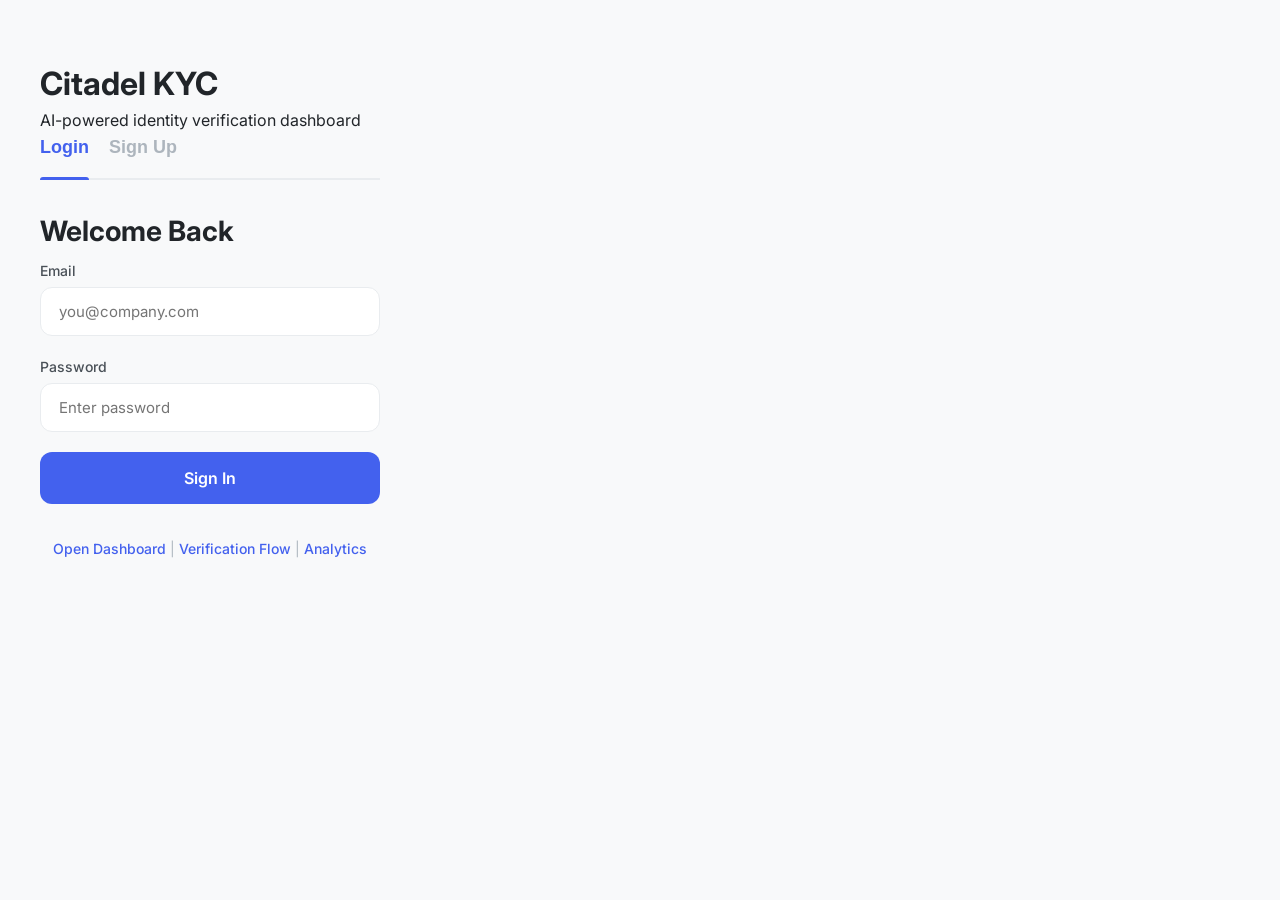
<file: frontend/ai powered ekyc/index.html>
<!DOCTYPE html>
<html lang="en">
<head>
    <meta charset="UTF-8">
    <meta name="viewport" content="width=device-width, initial-scale=1.0">
    <title>Citadel - Login</title>
    <link rel="preconnect" href="https://fonts.googleapis.com">
    <link rel="preconnect" href="https://fonts.gstatic.com" crossorigin>
    <link href="https://fonts.googleapis.com/css2?family=Inter:opsz,wght@14..32,400;14..32,500;14..32,600;14..32,700&display=swap" rel="stylesheet">
    <link rel="stylesheet" href="styles.css">
</head>
<body>
    <div class="login-container">
        <div class="logo-section">
            <h1>Citadel KYC</h1>
            <p>AI-powered identity verification dashboard</p>
        </div>

        <div class="login-tabs">
            <button class="login-tab active" onclick="switchAuthTab('login')">Login</button>
            <button class="login-tab" onclick="switchAuthTab('register')">Sign Up</button>
        </div>

        <div id="login-form" class="auth-form active">
            <h2>Welcome Back</h2>
            <div class="input-group">
                <label>Email</label>
                <input id="email" type="email" placeholder="you@company.com">
            </div>
            <div class="input-group">
                <label>Password</label>
                <input id="password" type="password" placeholder="Enter password">
            </div>
            <button class="login-btn" onclick="login()">Sign In</button>
        </div>

        <div id="register-form" class="auth-form">
            <h2>Create Account</h2>
            <div class="input-group">
                <label>Full Name</label>
                <input id="reg-name" type="text" placeholder="John Doe">
            </div>
            <div class="input-group">
                <label>Email</label>
                <input id="reg-email" type="email" placeholder="you@company.com">
            </div>
            <div class="input-group">
                <label>Password</label>
                <input id="reg-password" type="password" placeholder="Create password">
            </div>
            <div class="input-group">
                <label>Confirm Password</label>
                <input id="reg-confirm" type="password" placeholder="Confirm password">
            </div>
            <button class="login-btn" onclick="register()">Create Account</button>
        </div>

        <div class="signup-link" style="margin-top: 14px; text-align: center;">
            <a href="dashboard.html">Open Dashboard</a> |
            <a href="verification_flow.html">Verification Flow</a> |
            <a href="analytics.html">Analytics</a>
        </div>
    </div>

    <script src="script.js"></script>
</body>
</html>
</file>
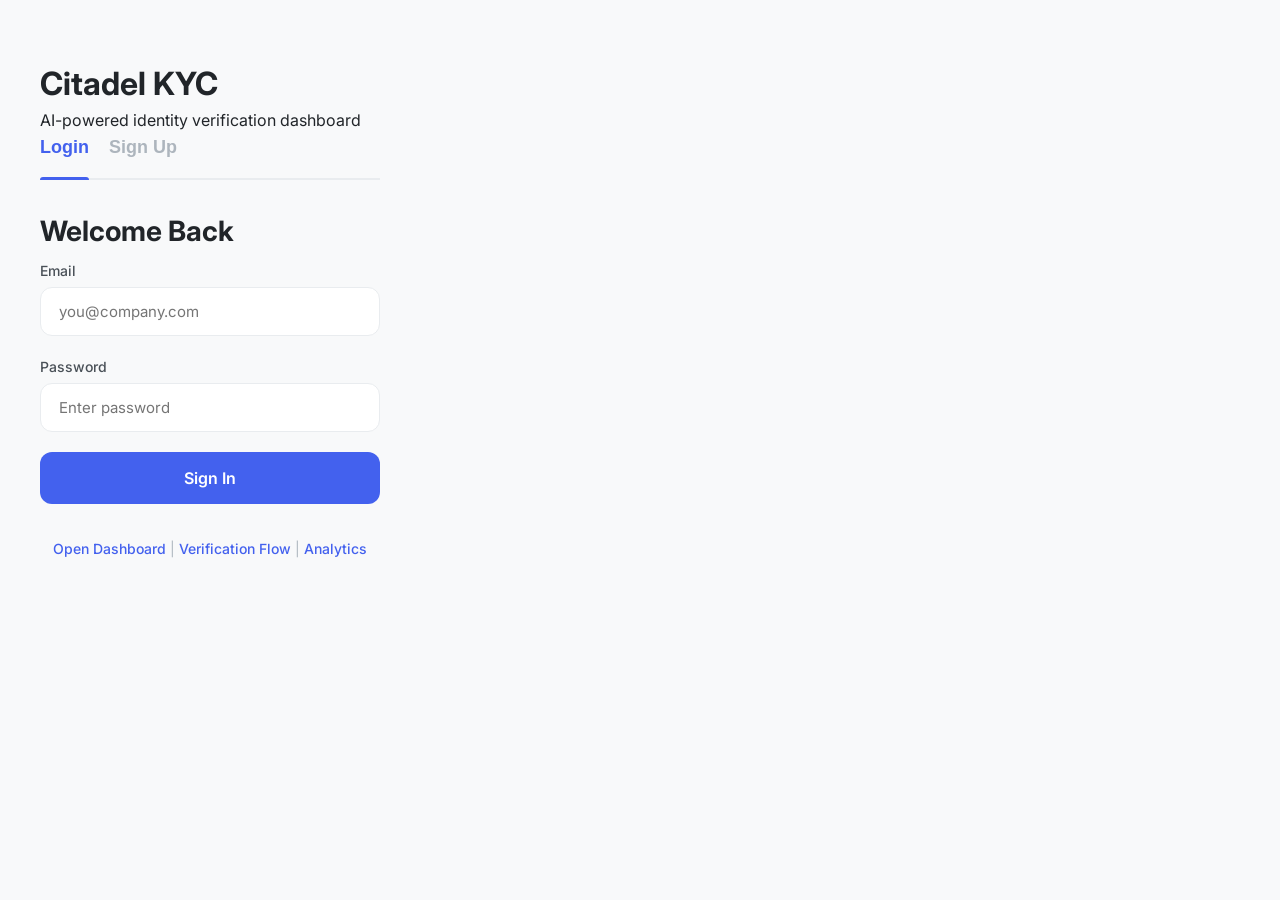
<file: frontend/ai powered ekyc/alerts.html>
<!DOCTYPE html>
<html lang="en">
<head>
    <meta charset="UTF-8">
    <meta name="viewport" content="width=device-width, initial-scale=1.0">
    <title>KYC Sentinel - Flagged Alerts</title>
    <link rel="preconnect" href="https://fonts.googleapis.com">
    <link rel="preconnect" href="https://fonts.gstatic.com" crossorigin>
    <link href="https://fonts.googleapis.com/css2?family=Inter:opsz,wght@14..32,400;14..32,500;14..32,600;14..32,700&display=swap" rel="stylesheet">
    <link rel="stylesheet" href="styles.css">
</head>
<body>
    <div class="app-container">
        <!-- Sidebar -->
        <aside class="sidebar">
            <div class="sidebar-header">
                <div class="logo">
                    <div class="logo-icon">🛡️</div>
                    <span class="logo-text">KYC Sentinel</span>
                </div>
            </div>
            
            <nav class="sidebar-nav">
                <a href="dashboard.html" class="nav-item">
                    <span class="nav-icon">📊</span>
                    <span>Dashboard</span>
                </a>
                <a href="verifications.html" class="nav-item">
                    <span class="nav-icon">✓</span>
                    <span>Verifications</span>
                </a>
                <a href="alerts.html" class="nav-item active">
                    <span class="nav-icon">⚠️</span>
                    <span>Flagged Alerts</span>
                </a>
                <a href="documents.html" class="nav-item">
                    <span class="nav-icon">📄</span>
                    <span>Verify Documents
                        
                    </span>
                </a>
                <a href="analytics.html" class="nav-item">
                    <span class="nav-icon">📈</span>
                    <span>Analytics</span>
                </a>
                <a href="settings.html" class="nav-item">
                    <span class="nav-icon">⚙️</span>
                    <span>Settings</span>
                </a>
            </nav>

            <div class="sidebar-footer">
                <!-- WEATHER WIDGET REMOVED -->
                
                <div class="user-info" onclick="window.location.href='dashboard.html'">
                    <div class="user-avatar" id="profileAvatar"></div>
                    <div class="user-details">
                        <span class="user-name" id="profileName"></span>
                        <span class="user-role" id="profileRole"></span>
                    </div>
                </div>
                
                <button class="logout-btn" onclick="logout()">
                    <span>🚪</span> Logout
                </button>
            </div>
        </aside>

        <!-- Main Content -->
        <main class="main-content">
            <h1>Flagged Alerts</h1>

            <!-- Alerts Stats -->
            <div class="stats-grid">
                <div class="stat-card">
                    <div class="stat-icon">⚠️</div>
                    <div class="stat-content">
                        <div class="stat-value">12</div>
                        <div class="stat-label">High Risk</div>
                    </div>
                </div>
                <div class="stat-card">
                    <div class="stat-icon">🟡</div>
                    <div class="stat-content">
                        <div class="stat-value">24</div>
                        <div class="stat-label">Medium Risk</div>
                    </div>
                </div>
                <div class="stat-card">
                    <div class="stat-icon">🟢</div>
                    <div class="stat-content">
                        <div class="stat-value">18</div>
                        <div class="stat-label">Low Risk</div>
                    </div>
                </div>
                <div class="stat-card">
                    <div class="stat-icon">⏳</div>
                    <div class="stat-content">
                        <div class="stat-value">7</div>
                        <div class="stat-label">Pending Review</div>
                    </div>
                </div>
            </div>

            <!-- Alerts Table with PREVIOUS INDIAN NAMES -->
            <div class="data-table">
                <table class="kyc-table">
                    <thead>
                        <tr>
                            <th>Alert ID</th>
                            <th>Applicant</th>
                            <th>Risk Level</th>
                            <th>Fraud Type</th>
                            <th>Date</th>
                            <th>Status</th>
                            <th>Actions</th>
                        </tr>
                    </thead>
                    <tbody>
                        <tr>
                            <td>AL001</td>
                            <td>Amulya Reddy</td>
                            <td><span class="risk-score high">High</span></td>
                            <td>Document Forgery</td>
                            <td>2024-01-15</td>
                            <td><span class="status-badge pending">Active</span></td>
                            <td><button class="view-btn" onclick="reviewAlert('AL001')">Review</button></td>
                        </tr>
                        <tr>
                            <td>AL002</td>
                            <td>Neha Singh</td>
                            <td><span class="risk-score high">High</span></td>
                            <td>Face Mismatch</td>
                            <td>2024-01-14</td>
                            <td><span class="status-badge pending">Active</span></td>
                            <td><button class="view-btn" onclick="reviewAlert('AL002')">Review</button></td>
                        </tr>
                        <tr>
                            <td>AL003</td>
                            <td>Karthik Nair</td>
                            <td><span class="risk-score medium">Medium</span></td>
                            <td>Address Mismatch</td>
                            <td>2024-01-13</td>
                            <td><span class="status-badge pending">Active</span></td>
                            <td><button class="view-btn" onclick="reviewAlert('AL003')">Review</button></td>
                        </tr>
                        <tr>
                            <td>AL004</td>
                            <td>Murali Krishna</td>
                            <td><span class="risk-score medium">Medium</span></td>
                            <td>Duplicate ID</td>
                            <td>2024-01-13</td>
                            <td><span class="status-badge verified">Resolved</span></td>
                            <td><button class="view-btn" onclick="viewAlert('AL004')">View</button></td>
                        </tr>
                        <tr>
                            <td>AL005</td>
                            <td>Dhanasri Varma</td>
                            <td><span class="risk-score low">Low</span></td>
                            <td>Expired Document</td>
                            <td>2024-01-13</td>
                            <td><span class="status-badge verified">Resolved</span></td>
                            <td><button class="view-btn" onclick="viewAlert('AL005')">View</button></td>
                        </tr>
                        <tr>
                            <td>AL006</td>
                            <td>Geetha Prasad</td>
                            <td><span class="risk-score low">Low</span></td>
                            <td>Signature Mismatch</td>
                            <td>2024-01-12</td>
                            <td><span class="status-badge pending">Active</span></td>
                            <td><button class="view-btn" onclick="reviewAlert('AL006')">Review</button></td>
                        </tr>
                    </tbody>
                </table>
            </div>
        </main>
    </div>

    <script>
        // Load current user (YOUR USER)
        let currentUser = JSON.parse(localStorage.getItem('currentUser'));
        
        if (!currentUser) {
            window.location.href = 'index.html';
        }

        // Update UI with YOUR user data
        document.getElementById('profileName').textContent = currentUser.name;
        document.getElementById('profileRole').textContent = currentUser.role;
        
        // Generate avatar initials from YOUR name
        const initials = currentUser.name.split(' ').map(n => n[0]).join('').toUpperCase();
        document.getElementById('profileAvatar').textContent = initials;

        // Alert Functions
        function reviewAlert(id) {
            alert('Reviewing alert: ' + id);
        }

        function viewAlert(id) {
            alert('Viewing alert: ' + id);
        }

        function logout() {
            if (confirm('Are you sure you want to logout?')) {
                localStorage.removeItem('currentUser');
                window.location.href = 'index.html';
            }
        }
    </script>
</body>
</html>
</file>
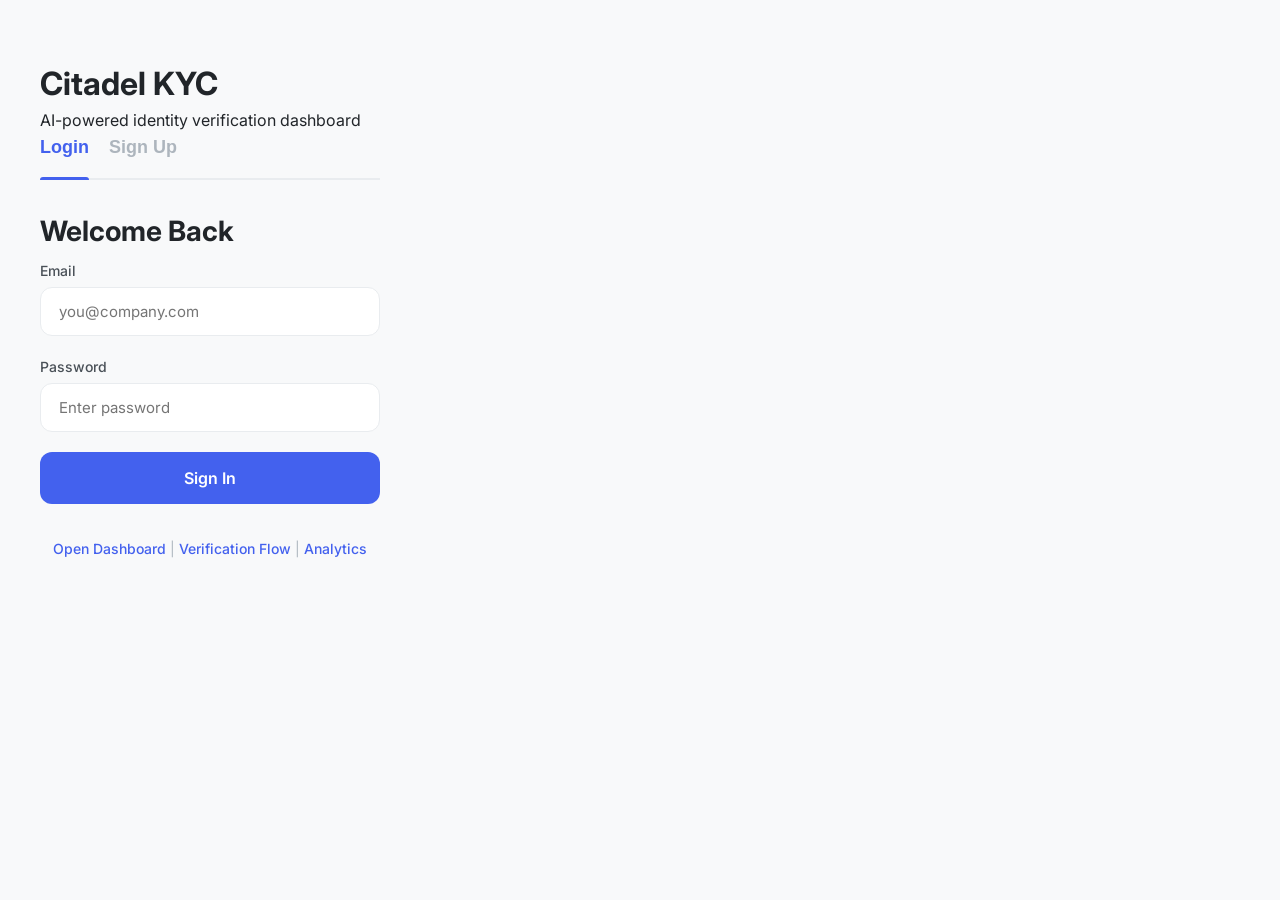
<file: frontend/ai powered ekyc/dashboard.html>
<!DOCTYPE html>
<html lang="en">
<head>
    <meta charset="UTF-8">
    <meta name="viewport" content="width=device-width, initial-scale=1.0">
    <title>Citadelel - Dashboard</title>
    <link rel="preconnect" href="https://fonts.googleapis.com">
    <link rel="preconnect" href="https://fonts.gstatic.com" crossorigin>
    <link href="https://fonts.googleapis.com/css2?family=Inter:opsz,wght@14..32,400;14..32,500;14..32,600;14..32,700&display=swap" rel="stylesheet">
    <link rel="stylesheet" href="styles.css">
</head>
<body>
    <div class="app-container">
        <!-- Sidebar -->
        <aside class="sidebar">
            <div class="sidebar-header">
                <div class="logo">
                    <div class="logo-icon">🛡️</div>
                    <span class="logo-text">Citadel</span>
                </div>
            </div>
            
            <nav class="sidebar-nav">
                <a href="dashboard.html" class="nav-item active">
                    <span class="nav-icon">📊</span>
                    <span>Dashboard</span>
                </a>
                <a href="verifications.html" class="nav-item">
                    <span class="nav-icon">✓</span>
                    <span>Verifications</span>
                </a>
                <a href="alerts.html" class="nav-item">
                    <span class="nav-icon">⚠️</span>
                    <span>Flagged Alerts</span>
                </a>
                <a href="verification_flow.html" class="nav-item" style="display: flex !important;">
                    <span class="nav-icon">🔄</span>
                    <span>New KYC Flow</span>
                </a>
                <a href="documents.html" class="nav-item">
                    <span class="nav-icon">📄</span>
                    <span>Documents</span>
                </a>
                <a href="analytics.html" class="nav-item">
                    <span class="nav-icon">📈</span>
                    <span>Analytics</span>
                </a>
                <a href="settings.html" class="nav-item">
                    <span class="nav-icon">⚙️</span>
                    <span>Settings</span>
                </a>
            </nav>

            <div class="sidebar-footer">
                <!-- WEATHER WIDGET REMOVED -->
                
                <div class="user-info" onclick="window.location.href='dashboard.html'">
                    <div class="user-avatar" id="profileAvatar"></div>
                    <div class="user-details">
                        <span class="user-name" id="profileName"></span>
                        <span class="user-role" id="profileRole"></span>
                    </div>
                </div>
                
                <button class="logout-btn" onclick="logout()">
                    <span>🚪</span> Logout
                </button>
            </div>
        </aside>

        <!-- Main Content -->
        <main class="main-content">
            <!-- Top Bar -->
            <div class="top-bar">
                <div class="page-title">
                    <h1>KYC Verification Dashboard</h1>
                    <p class="welcome-text">AI-Powered Identity Verification & Fraud Detection for KYC Compliance</p>
                </div>
                <div class="action-buttons-row">
                    <button class="action-btn primary" onclick="triggerUpload()">📤 Upload Batch
                
                    </button>
                    <button class="action-btn success" onclick="verifyAll()">✅ Verify All</button>
                    <button class="action-btn warning" onclick="flagSuspicious()">⚠️ Flag Suspicious</button>
                    <button class="action-btn secondary" onclick="exportReport()">📊 Export</button>
                    <button class="action-btn secondary" onclick="refreshDashboard()">🔄 Refresh</button>
                    <button class="dark-mode-toggle" onclick="toggleDarkMode()" id="darkModeToggle">🌙</button>
                    <button class="icon-btn" onclick="showNotification()">🔔</button>
                    <button class="profile-btn" id="headerProfileBtn" onclick="openProfileModal()"></button>
                </div>
            </div>

            <!-- Hidden File Inputs -->
            <input type="file" id="fileInput" style="display: none;" webkitdirectory directory multiple onchange="handleFileUpload(this.files)">
            <input type="file" id="frontCameraInput" style="display: none;" accept="image/*" onchange="handleFrontImageUpload(this.files)">
            <input type="file" id="backCameraInput" style="display: none;" accept="image/*" onchange="handleBackImageUpload(this.files)">
            <input type="file" id="selfieInput" style="display: none;" accept="image/*,video/*" onchange="handleSelfieUpload(this.files)">
            <input type="file" id="aadharInput" style="display: none;" accept="image/*,application/pdf" onchange="handleAadharUpload(this.files)">
            <input type="file" id="utilityInput" style="display: none;" accept="image/*,application/pdf" onchange="handleUtilityUpload(this.files)">
            <input type="file" id="addressInput" style="display: none;" accept="image/*,application/pdf" onchange="handleAddressProofUpload(this.files)">

            <!-- Stats Cards -->
            <div class="stats-grid">
                <div class="stat-card">
                    <div class="stat-icon">📊</div>
                    <div class="stat-content">
                        <div class="stat-value">0</div>
                        <div class="stat-label">Total Verifications</div>
                    </div>
                    <div class="stat-trend">0.0%</div>
                </div>
                <div class="stat-card">
                    <div class="stat-icon">✓</div>
                    <div class="stat-content">
                        <div class="stat-value">0</div>
                        <div class="stat-label">Verified</div>
                    </div>
                    <div class="stat-trend">0.0%</div>
                </div>
                <div class="stat-card">
                    <div class="stat-icon">⚠️</div>
                    <div class="stat-content">
                        <div class="stat-value">0</div>
                        <div class="stat-label">Flagged</div>
                    </div>
                    <div class="stat-trend">0.0%</div>
                </div>
                <div class="stat-card">
                    <div class="stat-icon">⏳</div>
                    <div class="stat-content">
                        <div class="stat-value">0</div>
                        <div class="stat-label">Pending</div>
                    </div>
                    <div class="stat-trend">0.0%</div>
                </div>
            </div>

            <!-- Dashboard Grid -->
            <div class="dashboard-grid">
                <!-- KYC Table with PREVIOUS INDIAN NAMES -->
                <div class="grid-card table-card">
                    <div class="card-header">
                        <h2>Recent Verifications</h2>
                        <div class="card-actions">
                            <button class="small-btn" onclick="viewAll()">View All</button>
                        </div>
                    </div>
                    <table class="kyc-table">
                        <thead>
                            <tr>
                                <th>Request ID</th>
                                <th>Applicant</th>
                                <th>Document</th>
                                <th>Date</th>
                                <th>Status</th>
                                <th>Risk Score</th>
                                <th>Action</th>
                            </tr>
                        </thead>
                        <tbody>
                            <tr>
                                <td colspan="7" style="text-align: center; color: #6b7280; padding: 20px;">No recent verifications available</td>
                            </tr>
                        </tbody>
                    </table>
                </div>

                <!-- Risk Case Review with 6 Buttons -->
                <div class="grid-card risk-card">
                    <h2>Risk Case Review</h2>
                    <div class="risk-content">
                        <p class="risk-case" style="color: #6b7280; font-style: italic;">No pending risk cases to review.</p>
                        <div class="risk-actions six-buttons">
                            <button class="risk-btn confirm" onclick="confirmFraud()" disabled>Confirm Fraud</button>
                            <button class="risk-btn clear" onclick="clearCase()" disabled>Clear Case</button>
                            <button class="risk-btn review" onclick="reviewCase('')" disabled>Review</button>
                            <button class="risk-btn escalate" onclick="escalateCase()" disabled>Escalate</button>
                            <button class="risk-btn investigate" onclick="investigateCase()" disabled>Investigate</button>
                            <button class="risk-btn flag" onclick="flagCase()" disabled>Flag</button>
                        </div>
                    </div>
                    
                    <!-- Document Upload Section -->
                    <div class="new-verification">
                        <h3>Document Upload</h3>
                        <div class="upload-grid-six">
                            <button class="upload-option" onclick="document.getElementById('frontCameraInput').click()">
                                <span>📸</span> Front Camera
                            </button>
                            <button class="upload-option" onclick="document.getElementById('backCameraInput').click()">
                                <span>📸</span> Back Camera
                            </button>
                            <button class="upload-option" onclick="document.getElementById('selfieInput').click()">
                                <span>🎥</span> Selfie
                            </button>
                            <button class="upload-option" onclick="document.getElementById('aadharInput').click()">
                                <span>🆔</span> Aadhaar
                            </button>
                            <button class="upload-option" onclick="document.getElementById('utilityInput').click()">
                                <span>💡</span> Utility
                            </button>
                            <button class="upload-option" onclick="document.getElementById('addressInput').click()">
                                <span>📍</span> Address
                            </button>
                        </div>
                        
                        <!-- Upload Status -->
                        <div id="uploadStatus" class="upload-status"></div>
                    </div>
                </div>

                <!-- AI Verification Result -->
                <div class="grid-card result-card">
                    <h2>AI Verification Result</h2>
                    <div class="result-items">
                        <div class="result-item"><span>Face Match Score:</span><span class="result-value text-muted">Waiting...</span></div>
                        <div class="result-item"><span>Document Authenticity:</span><span class="result-value text-muted">Waiting...</span></div>
                        <div class="result-item"><span>Liveness Detection:</span><span class="result-value text-muted">Waiting...</span></div>
                        <div class="result-item"><span>Aadhaar OCR:</span><span class="result-value text-muted">Waiting...</span></div>
                        <div class="result-item"><span>Address Verification:</span><span class="result-value text-muted">Waiting...</span></div>
                        <div class="result-item"><span>Signature Match:</span><span class="result-value text-muted">Waiting...</span></div>
                    </div>
                </div>

                <!-- Fraud Analysis -->
                <div class="grid-card fraud-card">
                    <h2>Fraud Analysis</h2>
                    <div class="fraud-items">
                        <div class="fraud-item"><span>Face spoofing:</span><span class="fraud-status text-muted">--</span></div>
                        <div class="fraud-item"><span>Deepfake detected:</span><span class="fraud-status text-muted">--</span></div>
                        <div class="fraud-item"><span>Document tampering:</span><span class="fraud-status text-muted">--</span></div>
                        <div class="fraud-item"><span>Duplicate identity:</span><span class="fraud-status text-muted">--</span></div>
                        <div class="fraud-item"><span>Aadhaar forgery:</span><span class="fraud-status text-muted">--</span></div>
                        <div class="fraud-item"><span>Address manipulation:</span><span class="fraud-status text-muted">--</span></div>
                    </div>
                </div>

                <!-- Final Decision -->
                <div class="grid-card decision-card">
                    <h2>Final Decision</h2>
                    <div class="decision-content">
                        <div class="verification-status pending" style="background-color: #f3f4f6; color: #6b7280;"><strong>PENDING</strong></div>
                        <div class="risk-level unknown">Risk Level: <strong>--</strong></div>
                        <div class="decision-meta">
                            <p>Reviewed by: --</p>
                            <p>Confidence: --</p>
                            <p>Compliance: --</p>
                        </div>
                        <button class="review-btn" onclick="startNewReview()" disabled style="opacity: 0.5; cursor: not-allowed;">Start New Review</button>
                    </div>
                </div>
            </div>
        </main>
    </div>

    <!-- Profile Modal -->
    <div id="profileModal" class="modal">
        <div class="modal-content">
            <div class="modal-header">
                <h2>Profile Settings</h2>
                <button class="close-btn" onclick="closeProfileModal()">&times;</button>
            </div>
            <div class="modal-body">
                <div class="profile-header">
                    <div class="profile-avatar-large" id="modalAvatar"></div>
                    <div>
                        <h3 id="modalName"></h3>
                        <p id="modalRole"></p>
                    </div>
                </div>
                
                <div class="profile-form">
                    <div class="form-group">
                        <label>Full Name</label>
                        <input type="text" id="editName" class="modern-input">
                    </div>
                    <div class="form-group">
                        <label>Email</label>
                        <input type="email" id="editEmail" class="modern-input">
                    </div>
                    <div class="form-group">
                        <label>Phone</label>
                        <input type="tel" id="editPhone" class="modern-input">
                    </div>
                    <div class="form-group">
                        <label>Department</label>
                        <input type="text" id="editDept" class="modern-input">
                    </div>
                    <div class="form-group">
                        <label>Company</label>
                        <input type="text" id="editCompany" class="modern-input">
                    </div>
                    <div class="form-group">
                        <label>Bio</label>
                        <textarea id="editBio" class="modern-textarea" rows="3"></textarea>
                    </div>
                </div>
                
                <div class="modal-actions">
                    <button class="cancel-btn" onclick="closeProfileModal()">Cancel</button>
                    <button class="save-btn" onclick="saveProfile()">Save Changes</button>
                </div>
            </div>
        </div>
    </div>

    <script>
        const BACKEND_URL = 'https://ekyc-backend-750223193485.asia-south2.run.app';

        // Load current user
        let currentUser = JSON.parse(localStorage.getItem('currentUser'));
        
        if (!currentUser) {
            window.location.href = 'index.html';
        }

        // Update UI with user data
        function updateUserUI() {
            document.getElementById('profileName').textContent = currentUser.name;
            document.getElementById('profileRole').textContent = currentUser.role;
            
            const initials = currentUser.name.split(' ').map(n => n[0]).join('').toUpperCase();
            document.getElementById('profileAvatar').textContent = initials;
            document.getElementById('headerProfileBtn').textContent = initials;
        }
        
        updateUserUI();

        // Fetch and display dashboard statistics
        async function loadDashboardStats() {
            try {
                const response = await fetch(`${BACKEND_URL}/stats`);
                const stats = await response.json();
                
                // Update stat cards
                const statCards = document.querySelectorAll('.stat-card');
                const statValues = [
                    stats.total_verifications,
                    stats.verified,
                    stats.flagged,
                    stats.pending
                ];
                
                statCards.forEach((card, index) => {
                    const valueElement = card.querySelector('.stat-value');
                    valueElement.textContent = statValues[index];
                    
                    // Add animation to changed values
                    valueElement.style.animation = 'pulse 0.5s ease';
                });
                
                // Calculate percentages if total > 0
                if (stats.total_verifications > 0) {
                    const trends = [
                        ((stats.verified / stats.total_verifications) * 100).toFixed(1),
                        ((stats.flagged / stats.total_verifications) * 100).toFixed(1),
                        ((stats.pending / stats.total_verifications) * 100).toFixed(1)
                    ];
                    
                    document.querySelectorAll('.stat-trend').forEach((trend, index) => {
                        if (index > 0) {
                            trend.textContent = trends[index - 1] + '%';
                        }
                    });
                }
            } catch (error) {
                console.error('Failed to load dashboard stats:', error);
            }
        }

        // Load stats on page load and refresh every 5 seconds (deferred to ensure DOM renders)
        setTimeout(() => {
            loadDashboardStats();
            setInterval(loadDashboardStats, 5000);
        }, 100);
        function toggleDarkMode() {
            document.body.classList.toggle('dark-mode');
            const toggleBtn = document.getElementById('darkModeToggle');
            if (document.body.classList.contains('dark-mode')) {
                toggleBtn.textContent = '☀️';
                localStorage.setItem('darkMode', 'enabled');
            } else {
                toggleBtn.textContent = '🌙';
                localStorage.setItem('darkMode', 'disabled');
            }
        }

        // Check for saved dark mode preference
        if (localStorage.getItem('darkMode') === 'enabled') {
            document.body.classList.add('dark-mode');
            document.getElementById('darkModeToggle').textContent = '☀️';
        }

        // Profile Modal Functions
        function openProfileModal() {
            document.getElementById('modalName').textContent = currentUser.name;
            document.getElementById('modalRole').textContent = currentUser.role;
            
            const initials = currentUser.name.split(' ').map(n => n[0]).join('').toUpperCase();
            document.getElementById('modalAvatar').textContent = initials;
            
            document.getElementById('editName').value = currentUser.name;
            document.getElementById('editEmail').value = currentUser.email;
            document.getElementById('editPhone').value = currentUser.phone || '';
            document.getElementById('editDept').value = currentUser.department || '';
            document.getElementById('editCompany').value = currentUser.company || '';
            document.getElementById('editBio').value = currentUser.bio || '';
            
            document.getElementById('profileModal').style.display = 'flex';
        }

        function closeProfileModal() {
            document.getElementById('profileModal').style.display = 'none';
        }

        function saveProfile() {
            currentUser.name = document.getElementById('editName').value;
            currentUser.email = document.getElementById('editEmail').value;
            currentUser.phone = document.getElementById('editPhone').value;
            currentUser.department = document.getElementById('editDept').value;
            currentUser.company = document.getElementById('editCompany').value;
            currentUser.bio = document.getElementById('editBio').value;
            
            localStorage.setItem('currentUser', JSON.stringify(currentUser));
            
            // Update UI
            document.getElementById('profileName').textContent = currentUser.name;
            const initials = currentUser.name.split(' ').map(n => n[0]).join('').toUpperCase();
            document.getElementById('profileAvatar').textContent = initials;
            document.getElementById('headerProfileBtn').textContent = initials;
            
            showNotification('Profile updated successfully!', 'success');
            closeProfileModal();
        }

        // File Upload Handlers
        function triggerUpload() {
            document.getElementById('fileInput').click();
        }

        async function handleFileUpload(files) {
            if (files.length === 0) return;
            
            // Filter out non-image files (like hidden OS files)
            const imageFiles = Array.from(files).filter(file => file.type.startsWith('image/'));
            
            if (imageFiles.length === 0) {
                showNotification('No valid images found in the selected folder.', 'warning');
                return;
            }

            showNotification(`Processing batch of ${imageFiles.length} images...`, 'info');
            
            let processedCount = 0;
            let aadharFoundCount = 0;
            
            // Update UI to show we are processing
            const tbody = document.querySelector('.kyc-table tbody');
            tbody.innerHTML = ''; // Clear the "No recent verifications" message
            
            for (const file of imageFiles) {
                try {
                    const formData = new FormData();
                    formData.append('file', file);
                    
                    const response = await fetch(`${BACKEND_URL}/detect-document`, {
                        method: 'POST',
                        body: formData
                    });
                    
                    const result = await response.json();
                    const detections = Array.isArray(result.detections) ? result.detections : [];
                    const topDetection = detections.length > 0 ? detections[0] : null;
                    
                    // Add result to the table
                    const tr = document.createElement('tr');
                    const reqId = 'REQ-' + Math.floor(Math.random() * 10000);
                    const isAadhar = !!topDetection && topDetection.label === 'Aadhar' && Number(topDetection.confidence || 0) > 0.6;
                    const confidenceDisplay = topDetection ? (Number(topDetection.confidence || 0) * 100).toFixed(1) + '%' : '--';
                    
                    if (isAadhar) aadharFoundCount++;

                    tr.innerHTML = `
                        <td>${reqId}</td>
                        <td>Batch Upload</td>
                        <td>${file.name}</td>
                        <td>${new Date().toLocaleDateString()}</td>
                        <td><span class="status-badge ${isAadhar ? 'success' : 'warning'}">${isAadhar ? 'Detected' : 'Unknown'}</span></td>
                        <td>${confidenceDisplay}</td>
                        <td><button class="small-btn" onclick="reviewCase('${reqId}')">View</button></td>
                    `;
                    tbody.appendChild(tr);
                    
                } catch (error) {
                    console.error(`Error processing ${file.name}:`, error);
                }
                
                processedCount++;
            }
            
            showNotification(`Batch complete! Processed ${processedCount} images. Found ${aadharFoundCount} Aadhaar cards.`, 'success');
            
            // Update total stats
            const statValues = document.querySelectorAll('.stat-value');
            if (statValues.length >= 2) {
                statValues[0].textContent = parseInt(statValues[0].textContent) + processedCount; // Total
                statValues[1].textContent = parseInt(statValues[1].textContent) + aadharFoundCount; // Verified/Detected
            }
        }

        function handleFrontImageUpload(files) {
            if (files.length > 0) {
                document.getElementById('uploadStatus').innerHTML = '<div class="upload-status-item">✅ Front image uploaded: ' + files[0].name + '</div>';
                showNotification('Front image uploaded', 'success');
            }
        }

        function handleBackImageUpload(files) {
            if (files.length > 0) {
                document.getElementById('uploadStatus').innerHTML = '<div class="upload-status-item">✅ Back image uploaded: ' + files[0].name + '</div>';
                showNotification('Back image uploaded', 'success');
            }
        }

        function handleSelfieUpload(files) {
            if (files.length > 0) {
                document.getElementById('uploadStatus').innerHTML = '<div class="upload-status-item">✅ Selfie uploaded: ' + files[0].name + '</div>';
                showNotification('Selfie uploaded', 'success');
            }
        }

        function handleAadharUpload(files) {
            if (files.length > 0) {
                document.getElementById('uploadStatus').innerHTML = '<div class="upload-status-item">✅ Aadhaar uploaded: ' + files[0].name + '</div>';
                showNotification('Aadhaar uploaded', 'success');
            }
        }

        function handleUtilityUpload(files) {
            if (files.length > 0) {
                document.getElementById('uploadStatus').innerHTML = '<div class="upload-status-item">✅ Utility bill uploaded: ' + files[0].name + '</div>';
                showNotification('Utility bill uploaded', 'success');
            }
        }

        function handleAddressProofUpload(files) {
            if (files.length > 0) {
                document.getElementById('uploadStatus').innerHTML = '<div class="upload-status-item">✅ Address proof uploaded: ' + files[0].name + '</div>';
                showNotification('Address proof uploaded', 'success');
            }
        }

        // Action Functions
        function verifyAll() {
            showNotification('Bulk verification started!', 'info');
        }

        function flagSuspicious() {
            showNotification('Suspicious items flagged!', 'warning');
        }

        function exportReport() {
            showNotification('Report exported!', 'success');
        }

        function refreshDashboard() {
            loadDashboardStats();
            showNotification('Dashboard refreshed!', 'success');
        }

        function viewAll() {
            window.location.href = 'verifications.html';
        }

        function reviewCase(id) {
            showNotification('Reviewing case ' + id, 'info');
        }

        function confirmFraud() {
            showNotification('Fraud confirmed!', 'success');
        }

        function clearCase() {
            showNotification('Case cleared!', 'success');
        }

        function escalateCase() {
            showNotification('Case escalated!', 'warning');
        }

        function investigateCase() {
            showNotification('Investigation started!', 'info');
        }

        function flagCase() {
            showNotification('Case flagged!', 'warning');
        }

        function startNewReview() {
            showNotification('Starting new review!', 'info');
        }

        function showNotification(message, type = 'success') {
            const notification = document.createElement('div');
            notification.className = `notification ${type}`;
            notification.textContent = message;
            document.body.appendChild(notification);
            
            setTimeout(() => {
                notification.remove();
            }, 3000);
        }

        function logout() {
            if (confirm('Are you sure you want to logout?')) {
                localStorage.removeItem('currentUser');
                window.location.href = 'index.html';
            }
        }

        // Close modal when clicking outside
        window.onclick = function(event) {
            const modal = document.getElementById('profileModal');
            if (event.target === modal) {
                closeProfileModal();
            }
        }
    </script>
</body>
</html>
</file>
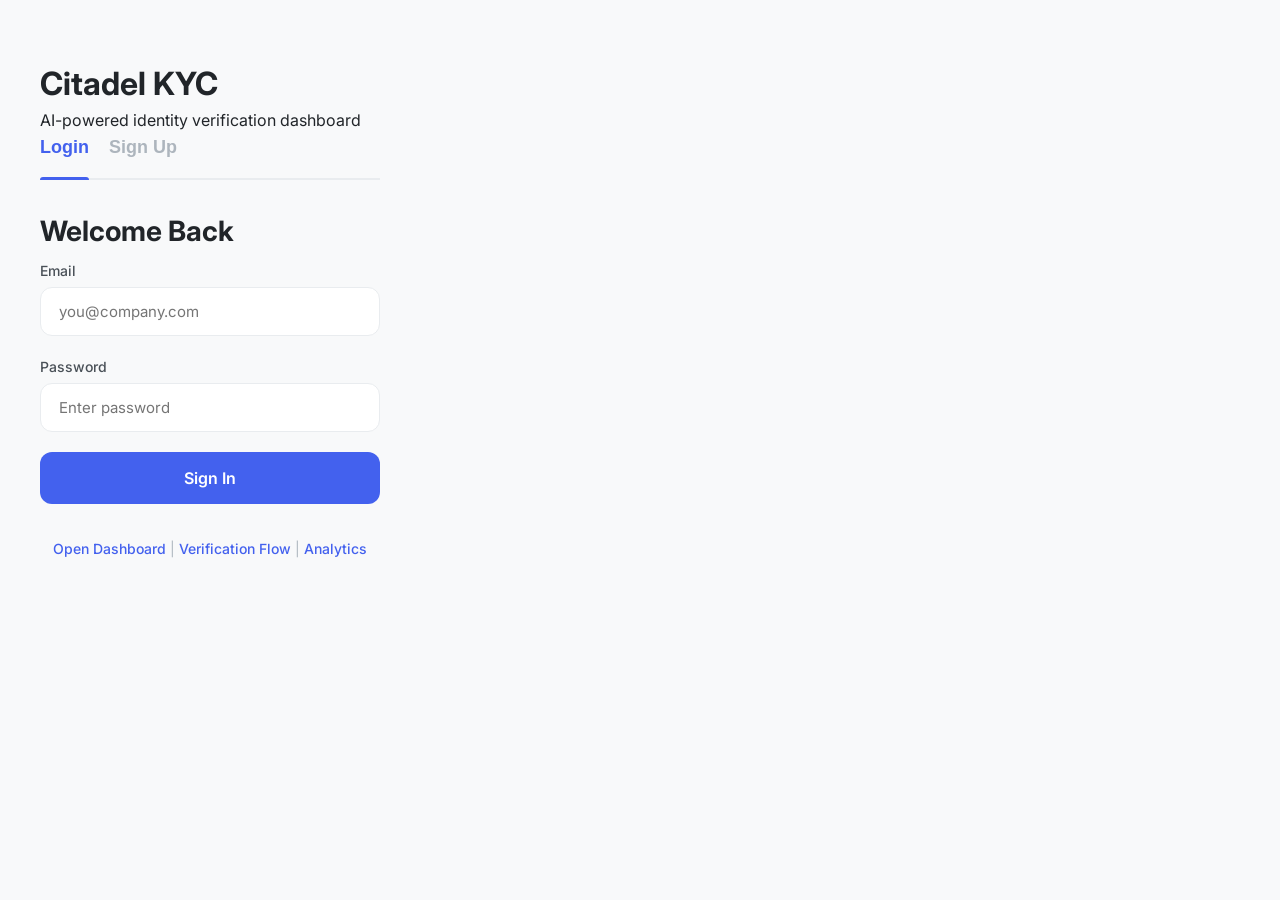
<file: frontend/ai powered ekyc/documents.html>
<!DOCTYPE html>
<html lang="en">
<head>
    <meta charset="UTF-8">
    <meta name="viewport" content="width=device-width, initial-scale=1.0">
    <title>KYC Sentinel - Verify Documents</title>
    <link rel="preconnect" href="https://fonts.googleapis.com">
    <link rel="preconnect" href="https://fonts.gstatic.com" crossorigin>
    <link href="https://fonts.googleapis.com/css2?family=Inter:opsz,wght@14..32,400;14..32,500;14..32,600;14..32,700&display=swap" rel="stylesheet">
    <link rel="stylesheet" href="styles.css">
</head>
<body>
    <div class="app-container">
        <!-- Sidebar -->
        <aside class="sidebar">
            <div class="sidebar-header">
                <div class="logo">
                    <div class="logo-icon">🛡️</div>
                    <span class="logo-text">KYC Sentinel</span>
                </div>
            </div>
            
            <nav class="sidebar-nav">
                <a href="dashboard.html" class="nav-item">
                    <span class="nav-icon">📊</span>
                    <span>Dashboard</span>
                </a>
                <a href="verifications.html" class="nav-item">
                    <span class="nav-icon">✓</span>
                    <span>Verifications</span>
                </a>
                <a href="alerts.html" class="nav-item">
                    <span class="nav-icon">⚠️</span>
                    <span>Flagged Alerts</span>
                </a>
                <a href="documents.html" class="nav-item active">
                    <span class="nav-icon">📄</span>
                    <span>Documents</span>
                </a>
                <a href="analytics.html" class="nav-item">
                    <span class="nav-icon">📈</span>
                    <span>Analytics</span>
                </a>
                <a href="settings.html" class="nav-item">
                    <span class="nav-icon">⚙️</span>
                    <span>Settings</span>
                </a>
            </nav>

            <div class="sidebar-footer">
                <!-- WEATHER WIDGET REMOVED -->
                
                <div class="user-info" onclick="window.location.href='dashboard.html'">
                    <div class="user-avatar" id="profileAvatar"></div>
                    <div class="user-details">
                        <span class="user-name" id="profileName"></span>
                        <span class="user-role" id="profileRole"></span>
                    </div>
                </div>
                
                <button class="logout-btn" onclick="logout()">
                    <span>🚪</span> Logout
                </button>
            </div>
        </aside>

        <!-- Main Content -->
        <main class="main-content">
            <h1>Document Management</h1>

            <!-- Upload New Documents Section -->
            <div class="upload-section">
                <h2>Upload New Documents</h2>
                <div class="document-grid">
                    <!-- Passport Card -->
                    <div class="doc-card" onclick="document.getElementById('fileInput').click()">
                        <div class="doc-icon">🛂</div>
                        <h3>Passport</h3>
                        <p>Upload passport document for verification</p>
                        <button class="doc-btn" onclick="event.stopPropagation(); document.getElementById('fileInput').click()">Select File</button>
                    </div>

                    <!-- Driver's License Card -->
                    <div class="doc-card" onclick="document.getElementById('fileInput').click()">
                        <div class="doc-icon">🚗</div>
                        <h3>Driver's License</h3>
                        <p>Upload driver's license for verification</p>
                        <button class="doc-btn" onclick="event.stopPropagation(); document.getElementById('fileInput').click()">Select File</button>
                    </div>

                    <!-- ID Card Card -->
                    <div class="doc-card" onclick="document.getElementById('fileInput').click()">
                        <div class="doc-icon">🆔</div>
                        <h3>ID Card</h3>
                        <p>Upload national ID card for verification</p>
                        <button class="doc-btn" onclick="event.stopPropagation(); document.getElementById('fileInput').click()">Select File</button>
                    </div>

                    <!-- Residence Permit Card -->
                    <div class="doc-card" onclick="document.getElementById('fileInput').click()">
                        <div class="doc-icon">🏠</div>
                        <h3>Residence Permit</h3>
                        <p>Upload residence permit for verification</p>
                        <button class="doc-btn" onclick="event.stopPropagation(); document.getElementById('fileInput').click()">Select File</button>
                    </div>
                </div>
            </div>

            <!-- Hidden File Input -->
            <input type="file" id="fileInput" style="display: none;" accept="image/*,application/pdf" onchange="handleFileUpload(this.files)">

            <!-- Recent Documents Section -->
            <div class="recent-docs">
                <h2>Recent Documents</h2>
                <table class="documents-table">
                    <thead>
                        <tr>
                            <th>Document ID</th>
                            <th>Type</th>
                            <th>Applicant</th>
                            <th>Upload Date</th>
                            <th>Status</th>
                            <th>Actions</th>
                        </tr>
                    </thead>
                    <tbody>
                        <tr>
                            <td>DOC001</td>
                            <td>Passport</td>
                            <td>Mark Tester</td>
                            <td>2024-01-15</td>
                            <td><span class="status-badge verified">VERIFIED</span></td>
                            <td><button class="view-btn" onclick="viewDocument('DOC001')">View</button></td>
                        </tr>
                        <tr>
                            <td>DOC002</td>
                            <td>Driver's License</td>
                            <td>John Doe</td>
                            <td>2024-01-15</td>
                            <td><span class="status-badge flagged">FLAGGED</span></td>
                            <td><button class="view-btn" onclick="viewDocument('DOC002')">View</button></td>
                        </tr>
                        <tr>
                            <td>DOC003</td>
                            <td>ID Card</td>
                            <td>Sarah Wilson</td>
                            <td>2024-01-14</td>
                            <td><span class="status-badge verified">VERIFIED</span></td>
                            <td><button class="view-btn" onclick="viewDocument('DOC003')">View</button></td>
                        </tr>
                        <tr>
                            <td>DOC004</td>
                            <td>Passport</td>
                            <td>Robert Chen</td>
                            <td>2024-01-14</td>
                            <td><span class="status-badge flagged">FLAGGED</span></td>
                            <td><button class="view-btn" onclick="viewDocument('DOC004')">View</button></td>
                        </tr>
                        <tr>
                            <td>DOC005</td>
                            <td>Residence Permit</td>
                            <td>Maria Garcia</td>
                            <td>2024-01-13</td>
                            <td><span class="status-badge pending">PENDING</span></td>
                            <td><button class="view-btn" onclick="viewDocument('DOC005')">View</button></td>
                        </tr>
                        <tr>
                            <td>DOC006</td>
                            <td>Driver's License</td>
                            <td>James Brown</td>
                            <td>2024-01-13</td>
                            <td><span class="status-badge verified">VERIFIED</span></td>
                            <td><button class="view-btn" onclick="viewDocument('DOC006')">View</button></td>
                        </tr>
                    </tbody>
                </table>
            </div>
        </main>
    </div>

    <script>
        // Load current user (YOUR USER)
        let currentUser = JSON.parse(localStorage.getItem('currentUser'));
        
        if (!currentUser) {
            window.location.href = 'index.html';
        }

        // Update UI with YOUR user data
        document.getElementById('profileName').textContent = currentUser.name;
        document.getElementById('profileRole').textContent = currentUser.role;
        
        // Generate avatar initials from YOUR name
        const initials = currentUser.name.split(' ').map(n => n[0]).join('').toUpperCase();
        document.getElementById('profileAvatar').textContent = initials;

        // File Upload Handler
        function handleFileUpload(files) {
            if (files.length > 0) {
                alert('File uploaded: ' + files[0].name);
            }
        }

        // View Document
        function viewDocument(id) {
            alert('Viewing document: ' + id);
        }

        // Logout
        function logout() {
            if (confirm('Are you sure you want to logout?')) {
                localStorage.removeItem('currentUser');
                window.location.href = 'index.html';
            }
        }
    </script>
</body>
</html>
</file>
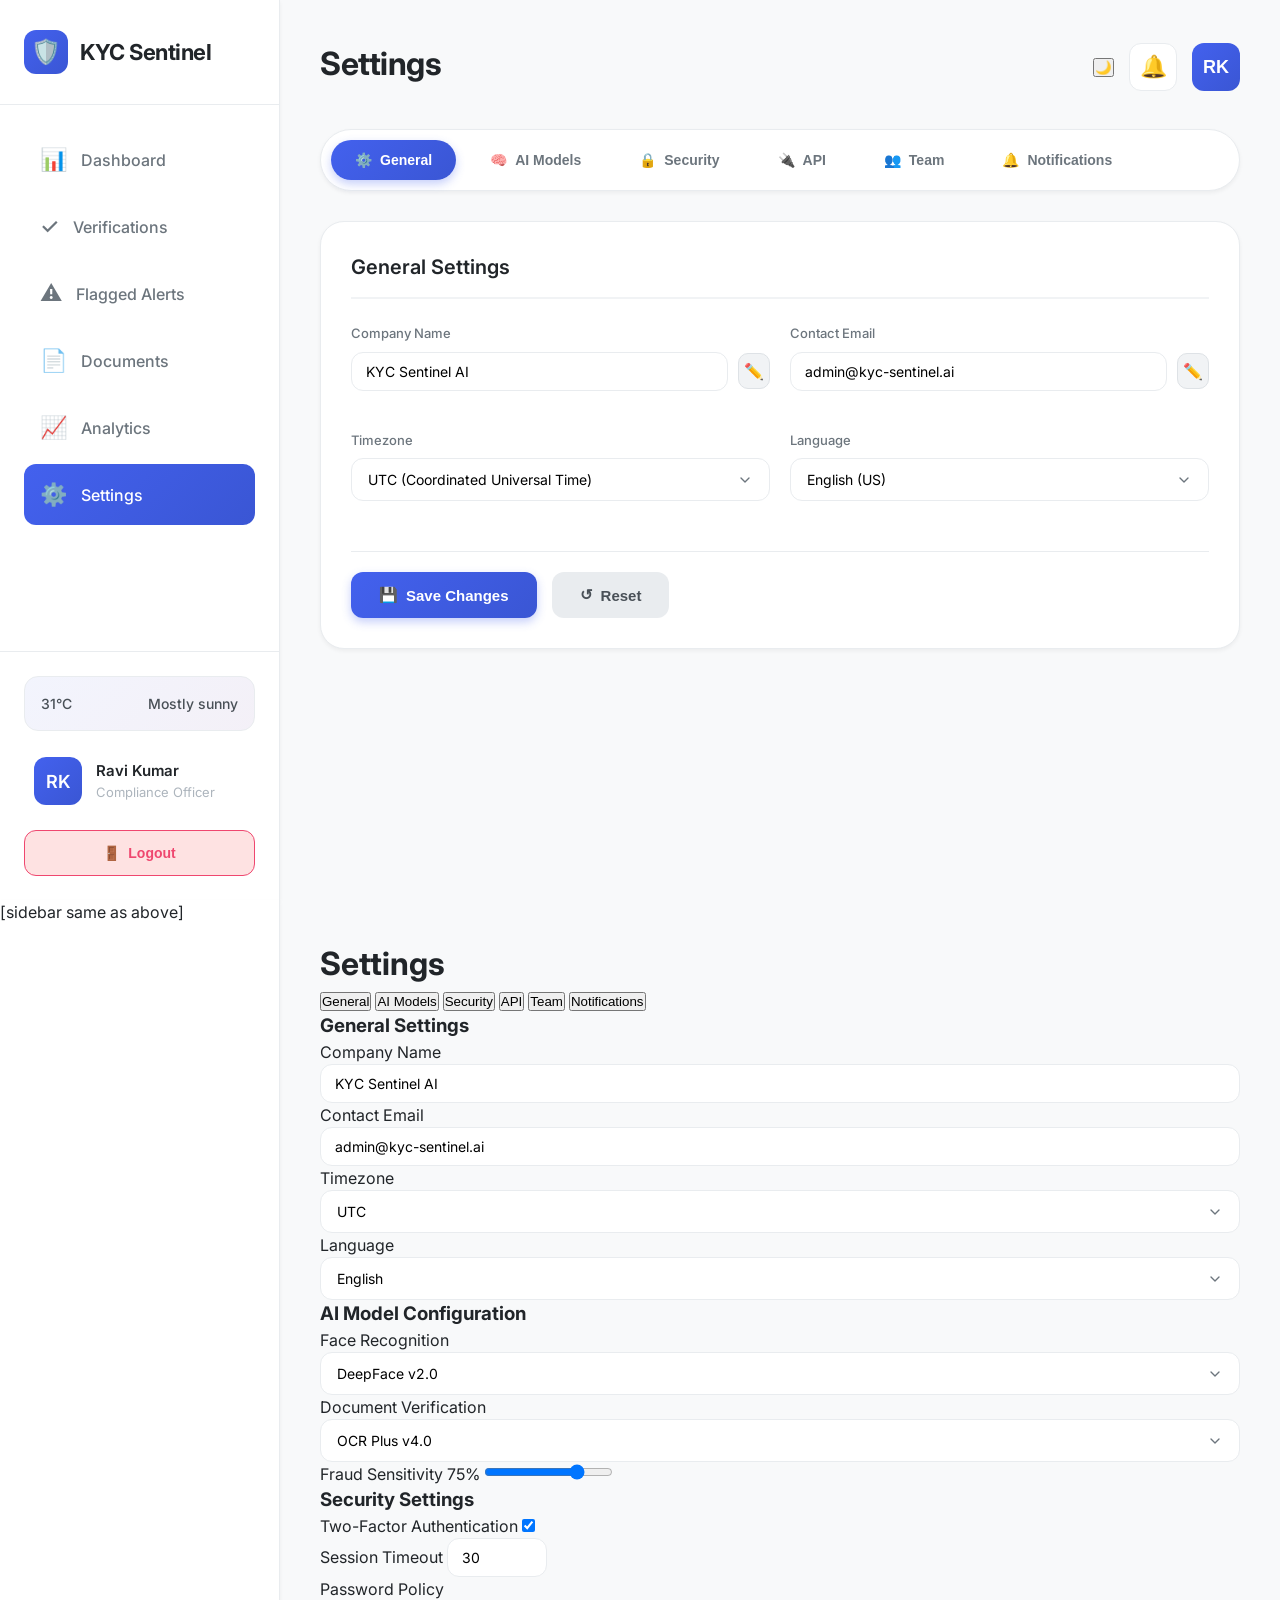
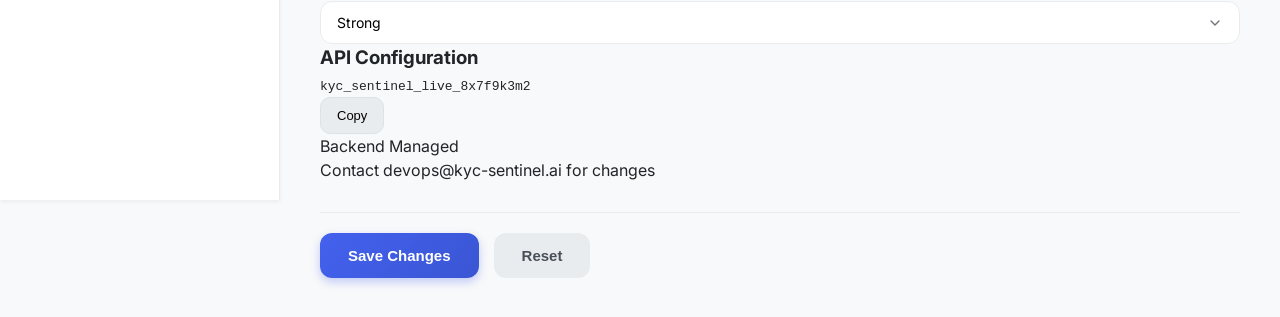
<file: frontend/ai powered ekyc/settings.html>
<!DOCTYPE html>
<html lang="en">
<head>
    <meta charset="UTF-8">
    <meta name="viewport" content="width=device-width, initial-scale=1.0">
    <title>KYC Sentinel - Settings</title>
    <link rel="preconnect" href="https://fonts.googleapis.com">
    <link rel="preconnect" href="https://fonts.gstatic.com" crossorigin>
    <link href="https://fonts.googleapis.com/css2?family=Inter:opsz,wght@14..32,400;14..32,500;14..32,600;14..32,700&display=swap" rel="stylesheet">
    <link rel="stylesheet" href="styles.css">
</head>
<body>
    <div class="app-container">
        <!-- Sidebar -->
        <aside class="sidebar">
            <div class="sidebar-header">
                <div class="logo">
                    <div class="logo-icon">🛡️</div>
                    <span class="logo-text">KYC Sentinel</span>
                </div>
            </div>
            
            <nav class="sidebar-nav">
                <a href="dashboard.html" class="nav-item">
                    <span class="nav-icon">📊</span>
                    <span>Dashboard</span>
                </a>
                <a href="verifications.html" class="nav-item">
                    <span class="nav-icon">✓</span>
                    <span>Verifications</span>
                </a>
                <a href="alerts.html" class="nav-item">
                    <span class="nav-icon">⚠️</span>
                    <span>Flagged Alerts</span>
                </a>
                <a href="documents.html" class="nav-item">
                    <span class="nav-icon">📄</span>
                    <span>Documents</span>
                </a>
                <a href="analytics.html" class="nav-item">
                    <span class="nav-icon">📈</span>
                    <span>Analytics</span>
                </a>
                <a href="settings.html" class="nav-item active">
                    <span class="nav-icon">⚙️</span>
                    <span>Settings</span>
                </a>
            </nav>

            <div class="sidebar-footer">
                <div class="weather-widget">
                    <span>31°C</span>
                    <span>Mostly sunny</span>
                </div>
                
                <div class="user-info" onclick="window.location.href='dashboard.html'">
                    <div class="user-avatar" id="profileAvatar">RA</div>
                    <div class="user-details">
                        <span class="user-name" id="profileName">Ravi Kumar</span>
                        <span class="user-role" id="profileRole">Compliance Officer</span>
                    </div>
                </div>
                
                <button class="logout-btn" onclick="logout()">
                    <span>🚪</span> Logout
                </button>
            </div>
        </aside>

        <!-- Main Content -->
        <main class="main-content">
            <div class="top-bar">
                <div class="page-title">
                    <h1>Settings</h1>
                </div>
                <div class="top-actions">
                    <button class="dark-mode-toggle" onclick="toggleDarkMode()" id="darkModeToggle">
                        🌙
                    </button>
                    <button class="icon-btn">🔔</button>
                    <button class="profile-btn" id="headerProfileBtn">RA</button>
                </div>
            </div>

            <!-- Settings Navigation -->
            <div class="settings-modern-nav">
                <button class="settings-nav-btn active" onclick="switchSettingsTab('general', event)">
                    <span>⚙️</span> General
                </button>
                <button class="settings-nav-btn" onclick="switchSettingsTab('ai', event)">
                    <span>🧠</span> AI Models
                </button>
                <button class="settings-nav-btn" onclick="switchSettingsTab('security', event)">
                    <span>🔒</span> Security
                </button>
                <button class="settings-nav-btn" onclick="switchSettingsTab('api', event)">
                    <span>🔌</span> API
                </button>
                <button class="settings-nav-btn" onclick="switchSettingsTab('team', event)">
                    <span>👥</span> Team
                </button>
                <button class="settings-nav-btn" onclick="switchSettingsTab('notifications', event)">
                    <span>🔔</span> Notifications
                </button>
            </div>

            <!-- General Settings Panel -->
            <div id="general-settings" class="settings-panel-modern active">
                <div class="settings-card">
                    <h2>General Settings</h2>
                    
                    <div class="settings-grid">
                        <div class="settings-item">
                            <label>Company Name</label>
                            <div class="settings-value">
                                <input type="text" class="modern-input" value="KYC Sentinel AI" id="companyName">
                                <button class="edit-btn" onclick="editField('companyName')">✏️</button>
                            </div>
                        </div>

                        <div class="settings-item">
                            <label>Contact Email</label>
                            <div class="settings-value">
                                <input type="email" class="modern-input" value="admin@kyc-sentinel.ai" id="contactEmail">
                                <button class="edit-btn" onclick="editField('contactEmail')">✏️</button>
                            </div>
                        </div>

                        <div class="settings-item">
                            <label>Timezone</label>
                            <select class="modern-select" id="timezone">
                                <option selected>UTC (Coordinated Universal Time)</option>
                                <option>EST (Eastern Standard Time)</option>
                                <option>PST (Pacific Standard Time)</option>
                                <option>IST (Indian Standard Time)</option>
                            </select>
                        </div>

                        <div class="settings-item">
                            <label>Language</label>
                            <select class="modern-select" id="language">
                                <option selected>English (US)</option>
                                <option>English (UK)</option>
                                <option>Spanish</option>
                                <option>French</option>
                            </select>
                        </div>
                    </div>

                    <div class="form-actions">
                        <button class="save-settings-btn" onclick="saveSettings()">
                            <span>💾</span> Save Changes
                        </button>
                        <button class="reset-btn" onclick="resetSettings()">
                            <span>↺</span> Reset
                        </button>
                    </div>
                </div>
            </div>

            <!-- AI Models Panel -->
            <div id="ai-settings" class="settings-panel-modern">
                <div class="settings-card">
                    <h2>AI Model Configuration</h2>
                    
                    <div class="settings-item">
                        <label>Face Recognition Model</label>
                        <select class="modern-select" id="faceModel">
                            <option selected>DeepFace v2.0 (Recommended)</option>
                            <option>FaceNet v1.5</option>
                            <option>ArcFace v3.0</option>
                        </select>
                    </div>

                    <div class="settings-item">
                        <label>Document Verification Model</label>
                        <select class="modern-select" id="docModel">
                            <option selected>OCR Plus v4.0 (Recommended)</option>
                            <option>DocVerify v2.3</option>
                            <option>TextExtract Pro</option>
                        </select>
                    </div>

                    <div class="settings-item">
                        <label>Fraud Detection Sensitivity</label>
                        <div class="slider-modern">
                            <input type="range" min="0" max="100" value="75" class="slider-input" id="fraudSensitivity" oninput="updateSliderValue('fraudSensitivity', 'fraudValue')">
                            <span class="slider-value" id="fraudValue">75%</span>
                        </div>
                    </div>

                    <div class="settings-item">
                        <label>Liveness Detection Threshold</label>
                        <div class="slider-modern">
                            <input type="range" min="0" max="100" value="85" class="slider-input" id="livenessThreshold" oninput="updateSliderValue('livenessThreshold', 'livenessValue')">
                            <span class="slider-value" id="livenessValue">85%</span>
                        </div>
                    </div>

                    <div class="form-actions">
                        <button class="save-settings-btn" onclick="saveSettings()">
                            <span>💾</span> Save Changes
                        </button>
                        <button class="test-btn" onclick="testAIModel()">
                            <span>🧪</span> Test Model
                        </button>
                    </div>
                </div>
            </div>

            <!-- Security Settings Panel -->
            <div id="security-settings" class="settings-panel-modern">
                <div class="settings-card">
                    <h2>Security Settings</h2>
                    
                    <div class="toggle-group">
                        <div class="toggle-row">
                            <span>Two-Factor Authentication</span>
                            <label class="modern-toggle">
                                <input type="checkbox" id="twoFactor" checked>
                                <span class="toggle-slider"></span>
                            </label>
                        </div>
                        
                        <div class="toggle-row">
                            <span>Session Timeout (minutes)</span>
                            <input type="number" class="modern-input small" value="30" id="sessionTimeout" min="5" max="120">
                        </div>
                        
                        <div class="toggle-row">
                            <span>Password Policy</span>
                            <select class="modern-select small" id="passwordPolicy">
                                <option selected>Strong (Recommended)</option>
                                <option>Medium</option>
                                <option>Basic</option>
                            </select>
                        </div>
                    </div>

                    <div class="settings-item">
                        <label>IP Whitelist</label>
                        <textarea class="modern-textarea" rows="4" id="ipWhitelist" placeholder="Enter IP addresses, one per line">192.168.1.1
10.0.0.1
172.16.0.1</textarea>
                    </div>

                    <div class="form-actions">
                        <button class="save-settings-btn" onclick="saveSettings()">
                            <span>💾</span> Save Changes
                        </button>
                    </div>
                </div>
            </div>

            <!-- API Configuration Panel -->
            <div id="api-settings" class="settings-panel-modern">
                <div class="settings-card">
                    <h2>API Configuration</h2>
                    
                    <div class="api-key-section">
                        <label>API Key (Backend Managed)</label>
                        <div class="api-key-display">
                            <input type="text" class="modern-input" value="kyc_sentinel_live_8x7f9k3m2n5p" readonly id="apiKey">
                            <button class="copy-btn" onclick="copyAPIKey()">
                                <span>📋</span> Copy
                            </button>
                            <span class="backend-badge">🔒 Backend Managed</span>
                        </div>
                        <p class="api-note">API keys are managed by backend team. Contact devops@kyc-sentinel.ai for changes.</p>
                    </div>

                    <div class="settings-item">
                        <label>API Endpoint</label>
                        <input type="url" class="modern-input" value="https://api.kyc-sentinel.ai/v1" readonly id="apiEndpoint">
                    </div>

                    <div class="settings-grid">
                        <div class="settings-item">
                            <label>Rate Limit (requests/second)</label>
                            <input type="number" class="modern-input" value="100" id="rateLimit" min="10" max="1000">
                        </div>
                        
                        <div class="settings-item">
                            <label>Timeout (ms)</label>
                            <input type="number" class="modern-input" value="5000" id="timeout" min="1000" step="1000">
                        </div>
                    </div>

                    <div class="settings-item">
                        <label>Webhook URL</label>
                        <input type="url" class="modern-input" value="https://your-server.com/webhook" id="webhookUrl" placeholder="Enter webhook URL">
                    </div>

                    <div class="form-actions">
                        <button class="save-settings-btn" onclick="saveSettings()">
                            <span>💾</span> Save Changes
                        </button>
                        <button class="test-btn" onclick="testAPI()">
                            <span>🔌</span> Test Connection
                        </button>
                    </div>
                </div>
            </div>

            <!-- Team Management Panel -->
            <div id="team-settings" class="settings-panel-modern">
                <div class="settings-card">
                    <div class="card-header">
                        <h2>Team Management</h2>
                        <button class="add-member-btn" onclick="openAddMemberModal()">
                            <span>➕</span> Add Member
                        </button>
                    </div>
                    
                    <div class="team-list-modern" id="teamList">
                        <!-- Team members will be loaded here -->
                    </div>

                    <div class="invite-section">
                        <h3>Invite New Member</h3>
                        <div class="invite-form">
                            <input type="email" class="modern-input" placeholder="Enter email address" id="inviteEmail">
                            <select class="modern-select" id="inviteRole">
                                <option>Compliance Officer</option>
                                <option>Reviewer</option>
                                <option>Viewer</option>
                                <option>Administrator</option>
                            </select>
                            <button class="send-invite-btn" onclick="sendInvite()">
                                <span>📧</span> Send Invite
                            </button>
                        </div>
                    </div>
                </div>
            </div>

            <!-- Notifications Settings Panel -->
            <div id="notifications-settings" class="settings-panel-modern">
                <div class="settings-card">
                    <h2>Notification Preferences</h2>
                    
                    <div class="toggle-group">
                        <div class="toggle-row">
                            <span>Email Notifications</span>
                            <label class="modern-toggle">
                                <input type="checkbox" id="emailNotify" checked>
                                <span class="toggle-slider"></span>
                            </label>
                        </div>
                        
                        <div class="toggle-row">
                            <span>High Risk Alerts</span>
                            <label class="modern-toggle">
                                <input type="checkbox" id="highRiskAlerts" checked>
                                <span class="toggle-slider"></span>
                            </label>
                        </div>
                        
                        <div class="toggle-row">
                            <span>Daily Summary Report</span>
                            <label class="modern-toggle">
                                <input type="checkbox" id="dailySummary">
                                <span class="toggle-slider"></span>
                            </label>
                        </div>
                        
                        <div class="toggle-row">
                            <span>System Updates</span>
                            <label class="modern-toggle">
                                <input type="checkbox" id="systemUpdates" checked>
                                <span class="toggle-slider"></span>
                            </label>
                        </div>
                    </div>

                    <div class="settings-item">
                        <label>Notification Email</label>
                        <input type="email" class="modern-input" value="alerts@kyc-sentinel.ai" id="notificationEmail">
                    </div>

                    <div class="settings-item">
                        <label>Alert Threshold</label>
                        <select class="modern-select" id="alertThreshold">
                            <option>All Alerts</option>
                            <option selected>High Risk Only</option>
                            <option>Medium & High Risk</option>
                        </select>
                    </div>

                    <div class="form-actions">
                        <button class="save-settings-btn" onclick="saveSettings()">
                            <span>💾</span> Save Changes
                        </button>
                    </div>
                </div>
            </div>
        </main>
    </div>

    <!-- Add Member Modal -->
    <div id="addMemberModal" class="modal">
        <div class="modal-content">
            <div class="modal-header">
                <h2>Add Team Member</h2>
                <button class="close-btn" onclick="closeAddMemberModal()">&times;</button>
            </div>
            <div class="modal-body">
                <div class="form-group">
                    <label>Full Name</label>
                    <input type="text" class="modern-input" id="memberName" placeholder="Enter full name">
                </div>
                <div class="form-group">
                    <label>Email</label>
                    <input type="email" class="modern-input" id="memberEmail" placeholder="Enter email">
                </div>
                <div class="form-group">
                    <label>Role</label>
                    <select class="modern-select" id="memberRole">
                        <option>Compliance Officer</option>
                        <option>Reviewer</option>
                        <option>Viewer</option>
                        <option>Administrator</option>
                    </select>
                </div>
                <div class="form-group">
                    <label>Department</label>
                    <input type="text" class="modern-input" id="memberDepartment" placeholder="Enter department" value="Compliance">
                </div>
                <div class="form-actions">
                    <button class="cancel-btn" onclick="closeAddMemberModal()">Cancel</button>
                    <button class="save-btn" onclick="addTeamMember()">Add Member</button>
                </div>
            </div>
        </div>
    </div>

    <!-- Edit Member Modal -->
    <div id="editMemberModal" class="modal">
        <div class="modal-content">
            <div class="modal-header">
                <h2>Edit Team Member</h2>
                <button class="close-btn" onclick="closeEditMemberModal()">&times;</button>
            </div>
            <div class="modal-body">
                <input type="hidden" id="editMemberId">
                <div class="form-group">
                    <label>Full Name</label>
                    <input type="text" class="modern-input" id="editMemberName" placeholder="Enter full name">
                </div>
                <div class="form-group">
                    <label>Email</label>
                    <input type="email" class="modern-input" id="editMemberEmail" placeholder="Enter email">
                </div>
                <div class="form-group">
                    <label>Role</label>
                    <select class="modern-select" id="editMemberRole">
                        <option>Compliance Officer</option>
                        <option>Reviewer</option>
                        <option>Viewer</option>
                        <option>Administrator</option>
                    </select>
                </div>
                <div class="form-group">
                    <label>Department</label>
                    <input type="text" class="modern-input" id="editMemberDepartment" placeholder="Enter department">
                </div>
                <div class="form-actions">
                    <button class="cancel-btn" onclick="closeEditMemberModal()">Cancel</button>
                    <button class="save-btn" onclick="updateTeamMember()">Update Member</button>
                </div>
            </div>
        </div>
    </div>

    <script>
        // Get current user from localStorage
        let currentUser = JSON.parse(localStorage.getItem('currentUser')) || {
            name: 'Ravi Kumar',
            role: 'Compliance Officer',
            email: 'ravi.kumar@kyc-sentinel.ai'
        };
        
        let users = JSON.parse(localStorage.getItem('users')) || [];
        
        let teamMembers = JSON.parse(localStorage.getItem('teamMembers')) || [
            {
                id: 1,
                name: 'Ravi Kumar',
                email: 'ravi.kumar@kyc-sentinel.ai',
                role: 'Administrator',
                department: 'IT Security',
                avatar: 'RK'
            },
            {
                id: 2,
                name: 'Amulya Reddy',
                email: 'amulya.reddy@kyc-sentinel.ai',
                role: 'Compliance Officer',
                department: 'Compliance',
                avatar: 'AR'
            },
            {
                id: 3,
                name: 'Geetha Prasad',
                email: 'geetha.prasad@kyc-sentinel.ai',
                role: 'Reviewer',
                department: 'Review Team',
                avatar: 'GP'
            },
            {
                id: 4,
                name: 'Ravi Sharma',
                email: 'ravi.sharma@kyc-sentinel.ai',
                role: 'Compliance Officer',
                department: 'Compliance',
                avatar: 'RS'
            },
            {
                id: 5,
                name: 'Karthik Nair',
                email: 'karthik.nair@kyc-sentinel.ai',
                role: 'Reviewer',
                department: 'Quality Assurance',
                avatar: 'KN'
            },
            {
                id: 6,
                name: 'Dhanasri Varma',
                email: 'dhanasri.varma@kyc-sentinel.ai',
                role: 'Compliance Officer',
                department: 'Compliance',
                avatar: 'DV'
            },
            {
                id: 7,
                name: 'Neha Singh',
                email: 'neha.singh@kyc-sentinel.ai',
                role: 'Reviewer',
                department: 'Review Team',
                avatar: 'NS'
            },
            {
                id: 8,
                name: 'Murali Krishna',
                email: 'murali.krishna@kyc-sentinel.ai',
                role: 'Administrator',
                department: 'IT Security',
                avatar: 'MK'
            }
        ];

        // Dark Mode Toggle
        function toggleDarkMode() {
            document.body.classList.toggle('dark-mode');
            const toggleBtn = document.getElementById('darkModeToggle');
            if (document.body.classList.contains('dark-mode')) {
                toggleBtn.textContent = '☀️';
                localStorage.setItem('darkMode', 'enabled');
            } else {
                toggleBtn.textContent = '🌙';
                localStorage.setItem('darkMode', 'disabled');
            }
        }

        // Check for saved dark mode preference
        if (localStorage.getItem('darkMode') === 'enabled') {
            document.body.classList.add('dark-mode');
            document.getElementById('darkModeToggle').textContent = '☀️';
        }

        // Initialize profile
        function initProfile() {
            const profileName = document.getElementById('profileName');
            const profileRole = document.getElementById('profileRole');
            const profileAvatar = document.getElementById('profileAvatar');
            const headerProfileBtn = document.getElementById('headerProfileBtn');
            
            if (profileName) profileName.textContent = currentUser.name || 'Ravi Kumar';
            if (profileRole) profileRole.textContent = currentUser.role || 'Compliance Officer';
            
            const initials = (currentUser.name || 'Ravi Kumar').split(' ').map(n => n[0]).join('').toUpperCase();
            if (profileAvatar) profileAvatar.textContent = initials;
            if (headerProfileBtn) headerProfileBtn.textContent = initials;
        }

        // Load team members
        function loadTeamMembers() {
            const teamList = document.getElementById('teamList');
            if (!teamList) return;
            
            teamList.innerHTML = '';
            
            teamMembers.forEach(member => {
                const memberCard = document.createElement('div');
                memberCard.className = 'team-member-card';
                
                const roleClass = member.role.toLowerCase().replace(' ', '-');
                
                memberCard.innerHTML = `
                    <div class="member-avatar">${member.avatar}</div>
                    <div class="member-info">
                        <h4>${member.name}</h4>
                        <p>${member.email}</p>
                        <span class="member-badge ${roleClass}">${member.role}</span>
                        <span class="member-department">${member.department}</span>
                    </div>
                    <div class="member-actions">
                        <button class="icon-btn-small" onclick="openEditMemberModal(${member.id})">✏️</button>
                        <button class="icon-btn-small" onclick="removeMember(${member.id})">🗑️</button>
                    </div>
                `;
                teamList.appendChild(memberCard);
            });
        }

        // Switch settings tabs
        function switchSettingsTab(tabName, event) {
            document.querySelectorAll('.settings-nav-btn').forEach(btn => {
                btn.classList.remove('active');
            });
            
            document.querySelectorAll('.settings-panel-modern').forEach(panel => {
                panel.classList.remove('active');
            });
            
            if (event && event.currentTarget) {
                event.currentTarget.classList.add('active');
            }
            
            const selectedPanel = document.getElementById(tabName + '-settings');
            if (selectedPanel) {
                selectedPanel.classList.add('active');
            }
            
            if (tabName === 'team') {
                setTimeout(loadTeamMembers, 100);
            }
        }

        // Update slider values
        function updateSliderValue(sliderId, valueId) {
            const slider = document.getElementById(sliderId);
            const value = document.getElementById(valueId);
            if (slider && value) {
                value.textContent = slider.value + '%';
            }
        }

        // Edit field
        function editField(fieldId) {
            const field = document.getElementById(fieldId);
            if (field) {
                field.removeAttribute('readonly');
                field.focus();
            }
        }

        // Save settings
        function saveSettings() {
            showNotification('Settings saved successfully!', 'success');
        }

        // Reset settings
        function resetSettings() {
            if (confirm('Reset all settings to default?')) {
                showNotification('Settings reset to default', 'info');
            }
        }

        // Test AI Model
        function testAIModel() {
            showNotification('Testing AI Model...', 'info');
            setTimeout(() => {
                showNotification('AI Model test completed successfully!', 'success');
            }, 2000);
        }

        // Test API Connection
        function testAPI() {
            showNotification('Testing API connection...', 'info');
            setTimeout(() => {
                showNotification('API connection successful!', 'success');
            }, 2000);
        }

        // Copy API Key
        function copyAPIKey() {
            const apiKey = document.getElementById('apiKey');
            if (apiKey) {
                apiKey.select();
                document.execCommand('copy');
                showNotification('API Key copied to clipboard!', 'success');
            }
        }

        // Open add member modal
        function openAddMemberModal() {
            const modal = document.getElementById('addMemberModal');
            if (modal) {
                modal.style.display = 'flex';
            }
        }

        // Close add member modal
        function closeAddMemberModal() {
            const modal = document.getElementById('addMemberModal');
            if (modal) {
                modal.style.display = 'none';
            }
        }

        // Open edit member modal
        function openEditMemberModal(id) {
            const member = teamMembers.find(m => m.id === id);
            if (!member) return;
            
            document.getElementById('editMemberId').value = member.id;
            document.getElementById('editMemberName').value = member.name;
            document.getElementById('editMemberEmail').value = member.email;
            document.getElementById('editMemberRole').value = member.role;
            document.getElementById('editMemberDepartment').value = member.department;
            
            const modal = document.getElementById('editMemberModal');
            if (modal) {
                modal.style.display = 'flex';
            }
        }

        // Close edit member modal
        function closeEditMemberModal() {
            const modal = document.getElementById('editMemberModal');
            if (modal) {
                modal.style.display = 'none';
            }
        }

        // Add team member
        function addTeamMember() {
            const name = document.getElementById('memberName')?.value;
            const email = document.getElementById('memberEmail')?.value;
            const role = document.getElementById('memberRole')?.value;
            const department = document.getElementById('memberDepartment')?.value;
            
            if (!name || !email) {
                showNotification('Please fill in all fields', 'error');
                return;
            }
            
            const newMember = {
                id: teamMembers.length + 1,
                name: name,
                email: email,
                role: role,
                department: department,
                avatar: name.split(' ').map(n => n[0]).join('').toUpperCase().substring(0, 2)
            };
            
            teamMembers.push(newMember);
            localStorage.setItem('teamMembers', JSON.stringify(teamMembers));
            
            loadTeamMembers();
            closeAddMemberModal();
            showNotification('Team member added successfully!', 'success');
            
            const memberName = document.getElementById('memberName');
            const memberEmail = document.getElementById('memberEmail');
            if (memberName) memberName.value = '';
            if (memberEmail) memberEmail.value = '';
        }

        // Update team member
        function updateTeamMember() {
            const id = parseInt(document.getElementById('editMemberId').value);
            const name = document.getElementById('editMemberName').value;
            const email = document.getElementById('editMemberEmail').value;
            const role = document.getElementById('editMemberRole').value;
            const department = document.getElementById('editMemberDepartment').value;
            
            if (!name || !email) {
                showNotification('Please fill in all fields', 'error');
                return;
            }
            
            const index = teamMembers.findIndex(m => m.id === id);
            if (index !== -1) {
                teamMembers[index] = {
                    ...teamMembers[index],
                    name: name,
                    email: email,
                    role: role,
                    department: department,
                    avatar: name.split(' ').map(n => n[0]).join('').toUpperCase().substring(0, 2)
                };
                
                localStorage.setItem('teamMembers', JSON.stringify(teamMembers));
                loadTeamMembers();
                closeEditMemberModal();
                showNotification('Team member updated successfully!', 'success');
            }
        }

        // Remove member
        function removeMember(id) {
            if (confirm('Are you sure you want to remove this team member?')) {
                teamMembers = teamMembers.filter(m => m.id !== id);
                localStorage.setItem('teamMembers', JSON.stringify(teamMembers));
                loadTeamMembers();
                showNotification('Team member removed', 'success');
            }
        }

        // Send invite
        function sendInvite() {
            const email = document.getElementById('inviteEmail')?.value;
            const role = document.getElementById('inviteRole')?.value;
            
            if (!email) {
                showNotification('Please enter an email address', 'error');
                return;
            }
            
            showNotification(`Invitation sent to ${email}`, 'success');
            const inviteEmail = document.getElementById('inviteEmail');
            if (inviteEmail) inviteEmail.value = '';
        }

        // Logout
        function logout() {
            if (confirm('Are you sure you want to logout?')) {
                localStorage.removeItem('currentUser');
                showNotification('Logging out...', 'info');
                setTimeout(() => {
                    window.location.href = 'index.html';
                }, 1500);
            }
        }

        // Show notification
        function showNotification(message, type = 'success') {
            const existing = document.querySelector('.notification');
            if (existing) existing.remove();
            
            const notification = document.createElement('div');
            notification.className = `notification ${type}`;
            notification.textContent = message;
            
            document.body.appendChild(notification);
            
            setTimeout(() => {
                notification.style.animation = 'slideOut 0.3s ease';
                setTimeout(() => notification.remove(), 300);
            }, 3000);
        }

        // Initialize on page load
        window.onload = function() {
            initProfile();
            loadTeamMembers();
        };

        // Close modals when clicking outside
        window.onclick = function(event) {
            const addModal = document.getElementById('addMemberModal');
            const editModal = document.getElementById('editMemberModal');
            
            if (event.target === addModal) {
                closeAddMemberModal();
            }
            if (event.target === editModal) {
                closeEditMemberModal();
            }
        };
    </script>
</body>
</html><!DOCTYPE html>
<html lang="en">
<head>
    <meta charset="UTF-8">
    <meta name="viewport" content="width=device-width, initial-scale=1.0">
    <title>KYC Sentinel - Settings</title>
    <link rel="preconnect" href="https://fonts.googleapis.com">
    <link rel="preconnect" href="https://fonts.gstatic.com" crossorigin>
    <link href="https://fonts.googleapis.com/css2?family=Inter:opsz,wght@14..32,400;14..32,500;14..32,600;14..32,700&display=swap" rel="stylesheet">
    <link rel="stylesheet" href="styles.css">
</head>
<body>
    <div class="app-container">
        <aside class="sidebar">[sidebar same as above]</aside>
        <main class="main-content">
            <h1>Settings</h1>
            <div class="settings-tabs">
                <button class="tab active">General</button>
                <button class="tab">AI Models</button>
                <button class="tab">Security</button>
                <button class="tab">API</button>
                <button class="tab">Team</button>
                <button class="tab">Notifications</button>
            </div>
            
            <div class="settings-panel active">
                <div class="settings-group">
                    <h3>General Settings</h3>
                    <div class="setting-item">
                        <label>Company Name</label>
                        <input type="text" value="KYC Sentinel AI" class="modern-input">
                    </div>
                    <div class="setting-item">
                        <label>Contact Email</label>
                        <input type="email" value="admin@kyc-sentinel.ai" class="modern-input">
                    </div>
                    <div class="setting-item">
                        <label>Timezone</label>
                        <select class="modern-select"><option>UTC</option></select>
                    </div>
                    <div class="setting-item">
                        <label>Language</label>
                        <select class="modern-select"><option>English</option></select>
                    </div>
                </div>
                
                <div class="settings-group">
                    <h3>AI Model Configuration</h3>
                    <div class="setting-item">
                        <label>Face Recognition</label>
                        <select class="modern-select"><option>DeepFace v2.0</option></select>
                    </div>
                    <div class="setting-item">
                        <label>Document Verification</label>
                        <select class="modern-select"><option>OCR Plus v4.0</option></select>
                    </div>
                    <div class="setting-item slider-item">
                        <label>Fraud Sensitivity <span>75%</span></label>
                        <input type="range" min="0" max="100" value="75" class="slider">
                    </div>
                </div>
                
                <div class="settings-group">
                    <h3>Security Settings</h3>
                    <div class="setting-item toggle-item">
                        <label>Two-Factor Authentication</label>
                        <label class="toggle"><input type="checkbox" checked><span class="slider"></span></label>
                    </div>
                    <div class="setting-item">
                        <label>Session Timeout</label>
                        <input type="number" value="30" class="modern-input small">
                    </div>
                    <div class="setting-item">
                        <label>Password Policy</label>
                        <select class="modern-select"><option>Strong</option></select>
                    </div>
                </div>
                
                <div class="settings-group">
                    <h3>API Configuration</h3>
                    <div class="api-key-box">
                        <code>kyc_sentinel_live_8x7f9k3m2</code>
                        <button class="copy-btn">Copy</button>
                        <span class="badge">Backend Managed</span>
                    </div>
                    <p class="note">Contact devops@kyc-sentinel.ai for changes</p>
                </div>
                
                <div class="form-actions">
                    <button class="save-btn">Save Changes</button>
                    <button class="reset-btn">Reset</button>
                </div>
            </div>
        </main>
    </div>
</body>
</html>
</file>
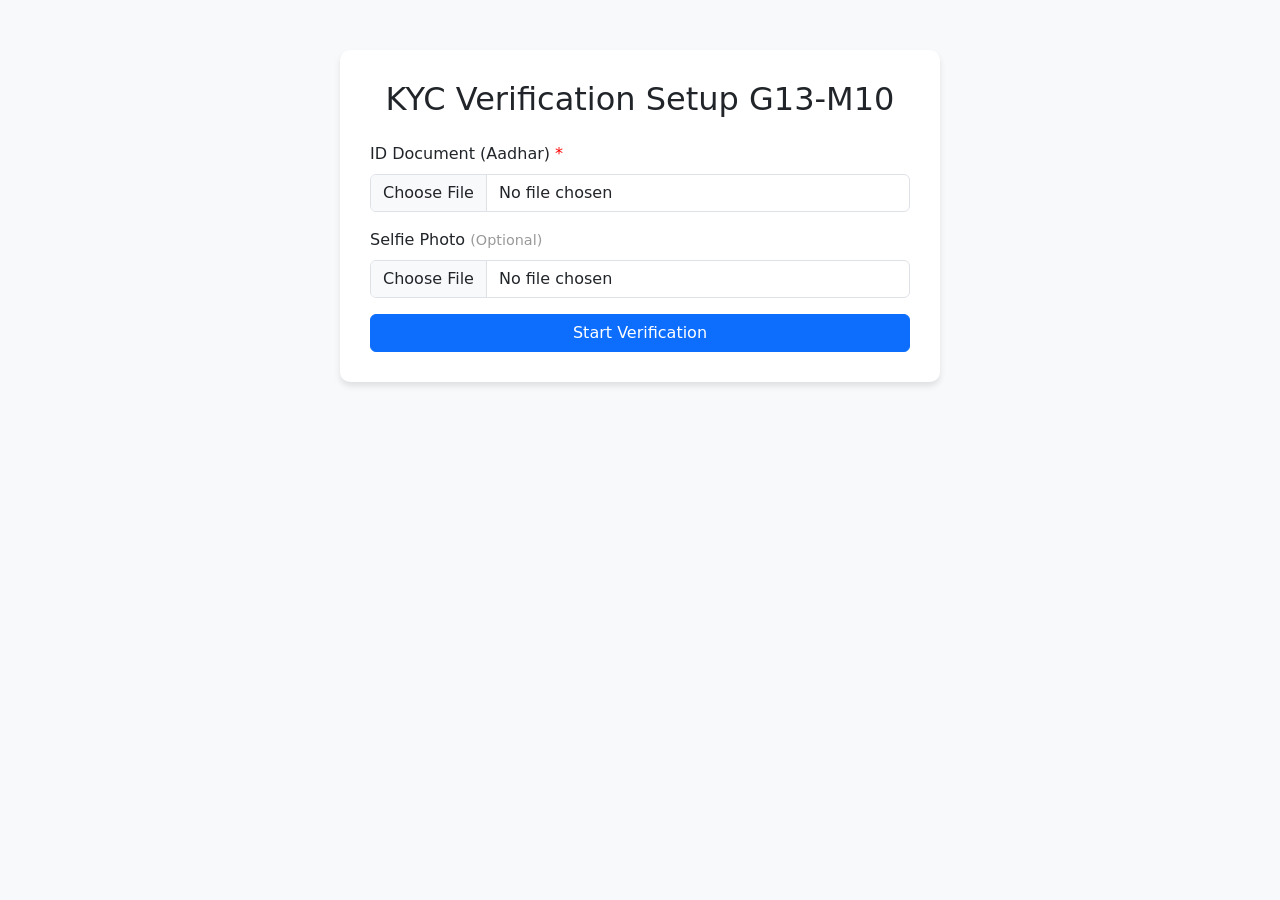
<file: frontend/ai powered ekyc/verification_flow.html>
<!DOCTYPE html>
<html lang="en">
<head>
    <meta charset="UTF-8">
    <meta name="viewport" content="width=device-width, initial-scale=1.0">
    <title>Sequential KYC Verification</title>
    <link href="https://cdn.jsdelivr.net/npm/bootstrap@5.1.3/dist/css/bootstrap.min.css" rel="stylesheet">
    <style>
        body { background-color: #f8f9fa; padding-top: 50px; }
        .kyc-container { max-width: 600px; margin: 0 auto; background: white; padding: 30px; border-radius: 10px; box-shadow: 0 4px 6px rgba(0,0,0,0.1); }
        .step { display: none; }
        .step.active { display: block; }
        .result-box { margin-top: 20px; padding: 15px; border-radius: 5px; display: none; }
        .alert-fail { background-color: #f8d7da; color: #842029; border: 1px solid #f5c2c7; }
        .alert-pass { background-color: #d1e7dd; color: #0f5132; border: 1px solid #badbcc; }
    </style>
</head>
<body>
<div class="container kyc-container">
    <h2 class="text-center mb-4">KYC Verification Setup G13-M10</h2>
    
    <div id="statusAlert" class="result-box"></div>

    <form id="kycForm">
        <!-- Input Step -->
        <div id="step-inputs" class="step active">
            <div class="mb-3">
                <label class="form-label">ID Document (Aadhar) <span style="color: red;">*</span></label>
                <input type="file" id="idDocument" class="form-control" accept="image/jpeg, image/png" required>
            </div>
            <div class="mb-3">
                <label class="form-label">Selfie Photo <span style="color: #999; font-size: 0.9em;">(Optional)</span></label>
                <input type="file" id="selfiePhoto" class="form-control" accept="image/jpeg, image/png">
            </div>
            <button type="button" class="btn btn-primary w-100" id="startBtn">Start Verification</button>
        </div>

        <!-- Processing Step -->
        <div id="step-processing" class="step text-center">
            <div class="spinner-border text-primary mb-3" role="status"></div>
            <h5 id="processText">Processing Document...</h5>
        </div>
    </form>
</div>

<script>
const BACKEND_URL = 'https://ekyc-backend-750223193485.asia-south2.run.app';

document.getElementById('startBtn').addEventListener('click', async () => {
    const idFile = document.getElementById('idDocument').files[0];
    const selfieFile = document.getElementById('selfiePhoto').files[0];
    const statusAlert = document.getElementById('statusAlert');
    const processText = document.getElementById('processText');

    if (!idFile) {
        alert("Please upload ID Document (Aadhar). Selfie is optional.");
        return;
    }

    // UI Reset
    document.getElementById('step-inputs').classList.remove('active');
    document.getElementById('step-processing').classList.add('active');
    statusAlert.style.display = 'none';

    let verificationScores = [];
    let stepsCompleted = [];

    try {
        // Step 1: Document Verification (ALWAYS)
        processText.innerText = "Step 1: Verifying Document...";
        let formDataDocs = new FormData();
        formDataDocs.append("file", idFile);

        const docRes = await fetch(`${BACKEND_URL}/verify-full`, {
            method: "POST",
            body: formDataDocs
        });
        const docData = await docRes.json();

        // Document verification is flexible - just get the data
        const docConfidence = (100 - docData.risk_score) / 100;
        verificationScores.push(docConfidence);
        stepsCompleted.push(`Document: ${docData.is_verified ? '✅ Verified' : '⚠️ Flagged'}`);

        // Step 2: Face Verification (OPTIONAL - only if selfie provided)
        if (selfieFile) {
            processText.innerText = "Step 2: Verifying Face...";
            let formDataFace = new FormData();
            formDataFace.append("id_photo", idFile);
            formDataFace.append("selfie", selfieFile);

            const faceRes = await fetch(`${BACKEND_URL}/verify-face`, {
                method: "POST",
                body: formDataFace
            });
            const faceData = await faceRes.json();

            if (faceRes.ok) {
                // If face doesn't match, use 0.0 confidence to fail verification
                const faceConfidence = faceData.match ? faceData.confidence : 0.0;
                verificationScores.push(faceConfidence);
                stepsCompleted.push(`Face Match: ${faceData.match ? '✅ Match' : '❌ Mismatch'}`);
            } else {
                stepsCompleted.push(`Face Match: ⚠️ Could not verify`);
            }
        } else {
            stepsCompleted.push("Face Match: ⏭️ Skipped (no selfie)");
        }

        // Step 3: Address Detection (OPTIONAL)
        processText.innerText = "Step 3: Detecting Address...";
        let formDataAddress = new FormData();
        formDataAddress.append("file", idFile);

        const addrRes = await fetch(`${BACKEND_URL}/detect/address`, {
            method: "POST",
            body: formDataAddress
        });
        
        if (addrRes.ok) {
            const addrData = await addrRes.json();
            verificationScores.push(addrData.confidence || 0.8);
            stepsCompleted.push(`Address: ${addrData.success ? '✅ Detected' : '⚠️ Not found'}`);
        } else {
            stepsCompleted.push("Address: ⚠️ Could not detect");
        }

        // Final Evaluation - use average of completed steps
        const avgConfidence = verificationScores.length > 0 
            ? verificationScores.reduce((a, b) => a + b, 0) / verificationScores.length 
            : 0;

        const resultDetails = stepsCompleted.join('\n');
        
        if (avgConfidence >= 0.75) {
            showResult(`✅ KYC PASSED!\nOverall Confidence: ${(avgConfidence * 100).toFixed(1)}%\n\n${resultDetails}`, true);
        } else if (avgConfidence >= 0.5) {
            showResult(`⚠️ KYC NEEDS REVIEW!\nConfidence: ${(avgConfidence * 100).toFixed(1)}%\n\n${resultDetails}`, false);
        } else {
            showResult(`❌ KYC FAILED!\nConfidence: ${(avgConfidence * 100).toFixed(1)}%\n\n${resultDetails}`, false);
        }

    } catch (error) {
        showResult(`❌ Verification Error: ${error.message}`, false);
    }
});

function showResult(message, isSuccess) {
    document.getElementById('step-processing').classList.remove('active');
    document.getElementById('step-inputs').classList.add('active');
    
    const alertBox = document.getElementById('statusAlert');
    alertBox.style.display = 'block';
    alertBox.className = `result-box ${isSuccess ? 'alert-pass' : 'alert-fail'}`;
    alertBox.innerHTML = `<pre style="white-space: pre-wrap; font-family: inherit; margin: 0;">${message}</pre>`;
}
</script>
</body>
</html>
</file>
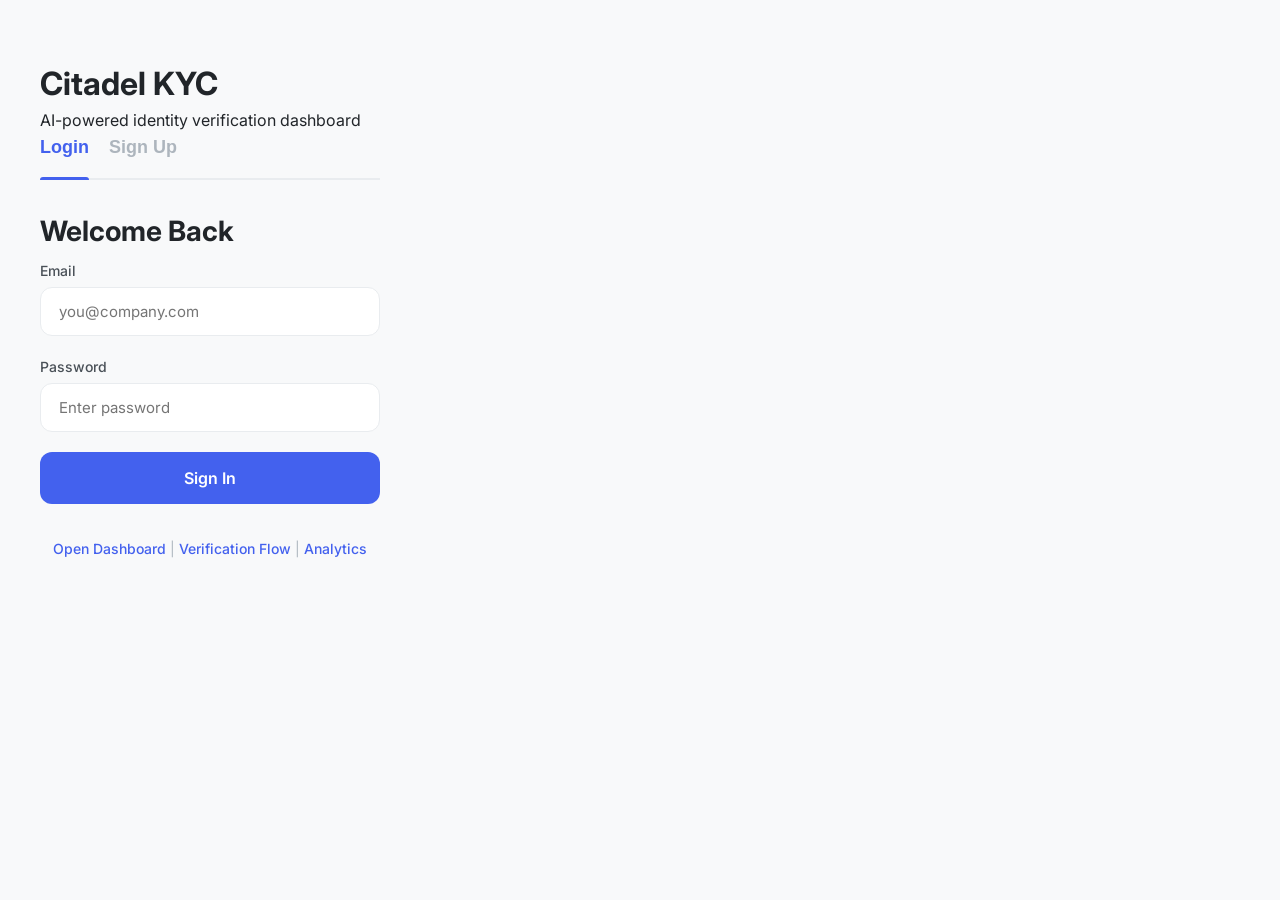
<file: frontend/ai powered ekyc/verifications.html>
<!DOCTYPE html>
<html lang="en">
<head>
    <meta charset="UTF-8">
    <meta name="viewport" content="width=device-width, initial-scale=1.0">
    <title>Citadel - Records</title>
    <link rel="preconnect" href="https://fonts.googleapis.com">
    <link rel="preconnect" href="https://fonts.gstatic.com" crossorigin>
    <link href="https://fonts.googleapis.com/css2?family=Inter:opsz,wght@14..32,400;14..32,500;14..32,600;14..32,700&display=swap" rel="stylesheet">
    <link rel="stylesheet" href="styles.css">
</head>
<body>
    <div class="app-container">
        <!-- Sidebar -->
        <aside class="sidebar">
            <div class="sidebar-header">
                <div class="logo">
                    <div class="logo-icon">🛡️</div>
                    <span class="logo-text">Citadel</span>
                </div>
            </div>
            
            <nav class="sidebar-nav">
                <a href="dashboard.html" class="nav-item">
                    <span class="nav-icon">📊</span>
                    <span>Dashboard</span>
                </a>
                <a href="verifications.html" class="nav-item active">
                    <span class="nav-icon">✓</span>
                    <span>Verification Logs</span>
                </a>
                <a href="alerts.html" class="nav-item">
                    <span class="nav-icon">⚠️</span>
                    <span>Flagged Alerts</span>
                </a>
                <a href="documents.html" class="nav-item">
                    <span class="nav-icon">📄</span>
                    <span>Manual Checking
                    </span>
                </a>
                <a href="analytics.html" class="nav-item">
                    <span class="nav-icon">📈</span>
                    <span>Analytics</span>
                </a>
                <a href="settings.html" class="nav-item">
                    <span class="nav-icon">⚙️</span>
                    <span>Settings</span>
                </a>
            </nav>

            <div class="sidebar-footer">
                <!-- WEATHER WIDGET REMOVED -->
                
                <div class="user-info" onclick="window.location.href='dashboard.html'">
                    <div class="user-avatar" id="profileAvatar"></div>
                    <div class="user-details">
                        <span class="user-name" id="profileName"></span>
                        <span class="user-role" id="profileRole"></span>
                    </div>
                </div>
                
                <button class="logout-btn" onclick="logout()">
                    <span>🚪</span> Logout
                </button>
            </div>
        </aside>

        <!-- Main Content -->
        <main class="main-content">
            <h1>Verifications</h1>
            
            <!-- Filters Bar -->
            <div class="filters-bar">
                <div class="search-box">
                    <input type="text" placeholder="Search verifications..." class="search-input">
                </div>
                <div class="filter-actions">
                    <select class="filter-select">
                        <option>All Status</option>
                        <option>Verified</option>
                        <option>Flagged</option>
                        <option>Pending</option>
                    </select>
                    <select class="filter-select">
                        <option>All Dates</option>
                        <option>Today</option>
                        <option>This Week</option>
                        <option>This Month</option>
                    </select>
                    <button class="export-btn" onclick="exportData()">📥 Export</button>
                </div>
            </div>

            <!-- Verifications Table with PREVIOUS INDIAN NAMES -->
            <div class="data-table">
                <table class="kyc-table">
                    <thead>
                        <tr>
                            <th>Request ID</th>
                            <th>Applicant</th>
                            <th>Document Type</th>
                            <th>Date</th>
                            <th>Status</th>
                            <th>Risk Score</th>
                            <th>Actions</th>
                        </tr>
                    </thead>
                    <tbody>
                        <tr>
                            <td>KYC1023</td>
                            <td>Ravi Kumar</td>
                            <td>Passport</td>
                            <td>2024-01-15</td>
                            <td><span class="status-badge verified">Verified</span></td>
                            <td>12%</td>
                            <td><button class="view-btn" onclick="viewDetails('KYC1023')">View</button></td>
                        </tr>
                        <tr>
                            <td>KYC1024</td>
                            <td>Amulya Reddy</td>
                            <td>Aadhaar Card</td>
                            <td>2024-01-15</td>
                            <td><span class="status-badge flagged">Flagged</span></td>
                            <td>78%</td>
                            <td><button class="view-btn" onclick="reviewCase('KYC1024')">Review</button></td>
                        </tr>
                        <tr>
                            <td>KYC1025</td>
                            <td>Geetha Prasad</td>
                            <td>Utility Bill</td>
                            <td>2024-01-14</td>
                            <td><span class="status-badge verified">Verified</span></td>
                            <td>8%</td>
                            <td><button class="view-btn" onclick="viewDetails('KYC1025')">View</button></td>
                        </tr>
                        <tr>
                            <td>KYC1026</td>
                            <td>Karthik Nair</td>
                            <td>Address Proof</td>
                            <td>2024-01-14</td>
                            <td><span class="status-badge pending">Pending</span></td>
                            <td>45%</td>
                            <td><button class="view-btn" onclick="reviewCase('KYC1026')">Review</button></td>
                        </tr>
                        <tr>
                            <td>KYC1027</td>
                            <td>Dhanasri Varma</td>
                            <td>Passport</td>
                            <td>2024-01-13</td>
                            <td><span class="status-badge verified">Verified</span></td>
                            <td>15%</td>
                            <td><button class="view-btn" onclick="viewDetails('KYC1027')">View</button></td>
                        </tr>
                        <tr>
                            <td>KYC1028</td>
                            <td>Neha Singh</td>
                            <td>Driver's License</td>
                            <td>2024-01-13</td>
                            <td><span class="status-badge flagged">Flagged</span></td>
                            <td>82%</td>
                            <td><button class="view-btn" onclick="reviewCase('KYC1028')">Review</button></td>
                        </tr>
                        <tr>
                            <td>KYC1029</td>
                            <td>Murali Krishna</td>
                            <td>ID Card</td>
                            <td>2024-01-12</td>
                            <td><span class="status-badge pending">Pending</span></td>
                            <td>35%</td>
                            <td><button class="view-btn" onclick="reviewCase('KYC1029')">Review</button></td>
                        </tr>
                    </tbody>
                </table>
            </div>
        </main>
    </div>

    <script>
        // Load current user (YOUR USER)
        let currentUser = JSON.parse(localStorage.getItem('currentUser'));
        
        if (!currentUser) {
            window.location.href = 'index.html';
        }

        // Update UI with YOUR user data
        document.getElementById('profileName').textContent = currentUser.name;
        document.getElementById('profileRole').textContent = currentUser.role;
        
        // Generate avatar initials from YOUR name
        const initials = currentUser.name.split(' ').map(n => n[0]).join('').toUpperCase();
        document.getElementById('profileAvatar').textContent = initials;

        // Action Functions
        function viewDetails(id) {
            alert('Viewing details for ' + id);
        }

        function reviewCase(id) {
            alert('Reviewing case ' + id);
        }

        function exportData() {
            alert('Data exported successfully!');
        }

        function logout() {
            if (confirm('Are you sure you want to logout?')) {
                localStorage.removeItem('currentUser');
                window.location.href = 'index.html';
            }
        }
    </script>
</body>
</html>
</file>
<file: frontend/ai powered ekyc/styles.css>
* {
    margin: 0;
    padding: 0;
    box-sizing: border-box;
}

:root {
    --primary: #4361ee;
    --primary-dark: #3a56d4;
    --primary-light: #4895ef;
    --success: #06d6a0;
    --success-dark: #05b589;
    --danger: #ef476f;
    --danger-dark: #d63e62;
    --warning: #ffd166;
    --warning-dark: #e6bc5c;
    --info: #118ab2;
    --gray-50: #f8f9fa;
    --gray-100: #f1f3f5;
    --gray-200: #e9ecef;
    --gray-300: #dee2e6;
    --gray-400: #ced4da;
    --gray-500: #adb5bd;
    --gray-600: #6c757d;
    --gray-700: #495057;
    --gray-800: #343a40;
    --gray-900: #212529;
    --shadow-sm: 0 2px 4px rgba(0,0,0,0.05);
    --shadow: 0 4px 6px rgba(0,0,0,0.07);
    --shadow-md: 0 10px 15px rgba(0,0,0,0.1);
    --shadow-lg: 0 20px 25px rgba(0,0,0,0.15);
    --radius-sm: 8px;
    --radius: 12px;
    --radius-lg: 16px;
    --radius-xl: 24px;
}

body {
    font-family: 'Inter', -apple-system, BlinkMacSystemFont, sans-serif;
    color: var(--gray-900);
    line-height: 1.5;
    background: var(--gray-50);
}

/* Login Page */
.login-body {
    background: linear-gradient(135deg, #1a1c3c 0%, #2a2f5a 50%, #3a3f7a 100%);
    min-height: 100vh;
    display: flex;
    align-items: center;
}

.login-wrapper {
    display: flex;
    width: 100%;
    min-height: 100vh;
}

.login-left {
    flex: 1.2;
    display: flex;
    flex-direction: column;
    justify-content: center;
    padding: 60px;
    color: white;
}

.login-brand {
    display: flex;
    align-items: center;
    gap: 15px;
    margin-bottom: 40px;
}

.brand-icon {
    width: 54px;
    height: 54px;
    background: rgba(255, 255, 255, 0.15);
    border-radius: 16px;
    display: flex;
    align-items: center;
    justify-content: center;
    font-size: 32px;
    backdrop-filter: blur(10px);
    border: 1px solid rgba(255, 255, 255, 0.1);
}

.brand-name {
    font-size: 28px;
    font-weight: 700;
    letter-spacing: -0.5px;
}

.login-title {
    font-size: 48px;
    font-weight: 700;
    line-height: 1.2;
    margin-bottom: 50px;
    letter-spacing: -1px;
}

.workflow-steps {
    display: flex;
    flex-direction: column;
    gap: 20px;
    margin-bottom: 40px;
}

.workflow-step {
    display: flex;
    align-items: center;
    gap: 20px;
    font-size: 18px;
    font-weight: 500;
}

.step-number {
    width: 40px;
    height: 40px;
    background: rgba(255, 255, 255, 0.15);
    border-radius: 50%;
    display: flex;
    align-items: center;
    justify-content: center;
    font-weight: 700;
    font-size: 18px;
    border: 1px solid rgba(255, 255, 255, 0.2);
}

.step-text {
    color: rgba(255, 255, 255, 0.9);
}

.login-right {
    flex: 0.8;
    display: flex;
    align-items: center;
    justify-content: center;
    background: white;
    border-radius: 40px 0 0 40px;
    box-shadow: var(--shadow-lg);
}

.login-container {
    width: 100%;
    max-width: 420px;
    padding: 60px 40px;
}

.login-tabs {
    display: flex;
    gap: 20px;
    margin-bottom: 30px;
    border-bottom: 2px solid var(--gray-200);
    padding-bottom: 15px;
}

.login-tab {
    background: none;
    border: none;
    font-size: 18px;
    font-weight: 600;
    color: var(--gray-500);
    cursor: pointer;
    padding: 5px 0;
    position: relative;
    transition: all 0.2s;
}

.login-tab.active {
    color: var(--primary);
}

.login-tab.active::after {
    content: '';
    position: absolute;
    bottom: -17px;
    left: 0;
    width: 100%;
    height: 3px;
    background: var(--primary);
    border-radius: 3px 3px 0 0;
}

.auth-form {
    display: none;
}

.auth-form.active {
    display: block;
    animation: fadeIn 0.3s ease;
}

.auth-form h2 {
    font-size: 28px;
    font-weight: 700;
    color: var(--gray-900);
    margin-bottom: 8px;
}

.login-subtitle {
    color: var(--gray-600);
    margin-bottom: 30px;
    font-size: 15px;
}

.input-group {
    margin-bottom: 20px;
}

.input-group label {
    display: block;
    font-size: 14px;
    font-weight: 500;
    color: var(--gray-700);
    margin-bottom: 6px;
}

.input-group input,
.input-group select,
.input-group textarea {
    width: 100%;
    padding: 14px 18px;
    border: 1.5px solid var(--gray-200);
    border-radius: var(--radius);
    font-size: 15px;
    font-family: 'Inter', sans-serif;
    transition: all 0.2s;
}

.input-group input:focus,
.input-group select:focus,
.input-group textarea:focus {
    outline: none;
    border-color: var(--primary);
    box-shadow: 0 0 0 4px rgba(67, 97, 238, 0.1);
}

.login-options {
    display: flex;
    justify-content: space-between;
    align-items: center;
    margin-bottom: 25px;
}

.checkbox-container {
    display: flex;
    align-items: center;
    gap: 8px;
    font-size: 14px;
    color: var(--gray-600);
    cursor: pointer;
}

.checkbox-container input {
    width: 18px;
    height: 18px;
    accent-color: var(--primary);
}

.forgot-link {
    font-size: 14px;
    color: var(--primary);
    text-decoration: none;
    font-weight: 500;
}

.login-btn {
    width: 100%;
    padding: 16px;
    background: var(--primary);
    border: none;
    border-radius: var(--radius);
    color: white;
    font-size: 16px;
    font-weight: 600;
    cursor: pointer;
    transition: all 0.2s;
    margin-bottom: 20px;
    font-family: 'Inter', sans-serif;
}

.login-btn:hover {
    background: var(--primary-dark);
    transform: translateY(-2px);
    box-shadow: var(--shadow-lg);
}

.signup-link {
    text-align: center;
    font-size: 14px;
    color: var(--gray-500);
}

.signup-link a {
    color: var(--primary);
    text-decoration: none;
    font-weight: 500;
}

.app-container {
    display: flex;
    min-height: 100vh;
    background: var(--gray-50);
}

.sidebar {
    width: 280px;
    background: white;
    border-right: 1px solid var(--gray-200);
    display: flex;
    flex-direction: column;
    position: fixed;
    height: 100vh;
    box-shadow: var(--shadow-sm);
}

.sidebar-header {
    padding: 30px 24px;
    border-bottom: 1px solid var(--gray-200);
}

.logo {
    display: flex;
    align-items: center;
    gap: 12px;
}

.logo-icon {
    width: 44px;
    height: 44px;
    background: linear-gradient(135deg, var(--primary) 0%, var(--primary-dark) 100%);
    border-radius: var(--radius);
    display: flex;
    align-items: center;
    justify-content: center;
    color: white;
    font-size: 24px;
}

.logo-text {
    font-size: 22px;
    font-weight: 700;
    color: var(--gray-900);
    letter-spacing: -0.5px;
}

.sidebar-nav {
    flex: 1;
    padding: 24px;
    display: flex;
    flex-direction: column;
    gap: 6px;
}

.nav-item {
    display: flex;
    align-items: center;
    gap: 14px;
    padding: 14px 16px;
    border-radius: var(--radius);
    color: var(--gray-600);
    text-decoration: none;
    font-weight: 500;
    transition: all 0.2s;
}

.nav-item:hover {
    background: var(--gray-100);
    color: var(--gray-900);
}

.nav-item.active {
    background: linear-gradient(135deg, var(--primary) 0%, var(--primary-dark) 100%);
    color: white;
}

.nav-icon {
    font-size: 22px;
}

.sidebar-footer {
    padding: 24px;
    border-top: 1px solid var(--gray-200);
}

.weather-widget {
    background: linear-gradient(135deg, #667eea15 0%, #764ba215 100%);
    padding: 16px;
    border-radius: 14px;
    margin-bottom: 16px;
    display: flex;
    justify-content: space-between;
    align-items: center;
    font-size: 14px;
    font-weight: 500;
    color: var(--gray-700);
    border: 1px solid var(--gray-200);
}

.user-info {
    display: flex;
    align-items: center;
    gap: 14px;
    padding: 10px;
    border-radius: var(--radius);
    transition: all 0.2s;
    cursor: pointer;
}

.user-info:hover {
    background: var(--gray-100);
}

.user-avatar {
    width: 48px;
    height: 48px;
    background: linear-gradient(135deg, var(--primary) 0%, var(--primary-dark) 100%);
    border-radius: var(--radius);
    display: flex;
    align-items: center;
    justify-content: center;
    color: white;
    font-weight: 600;
    font-size: 18px;
}

.user-details {
    display: flex;
    flex-direction: column;
}

.user-name {
    font-weight: 600;
    color: var(--gray-900);
    font-size: 15px;
}

.user-role {
    font-size: 13px;
    color: var(--gray-500);
}

.user-email {
    font-size: 11px;
    color: var(--gray-500);
    margin-top: 2px;
}

.logout-btn {
    width: 100%;
    padding: 14px;
    background: #fee2e2;
    border: 1px solid var(--danger);
    border-radius: var(--radius);
    font-size: 14px;
    font-weight: 600;
    color: var(--danger);
    cursor: pointer;
    display: flex;
    align-items: center;
    justify-content: center;
    gap: 8px;
    transition: all 0.2s;
    margin-top: 15px;
}

.logout-btn:hover {
    background: var(--danger);
    color: white;
    transform: translateY(-2px);
    box-shadow: var(--shadow);
}

.main-content {
    flex: 1;
    margin-left: 280px;
    padding: 40px;
}

.top-bar {
    display: flex;
    justify-content: space-between;
    align-items: center;
    margin-bottom: 35px;
    flex-wrap: wrap;
    gap: 20px;
}

.page-title h1 {
    font-size: 32px;
    font-weight: 700;
    color: var(--gray-900);
    margin-bottom: 6px;
    letter-spacing: -0.5px;
}

.welcome-text {
    color: var(--gray-600);
    font-size: 16px;
}

.action-buttons-row {
    display: flex;
    align-items: center;
    gap: 10px;
    flex-wrap: wrap;
}

.action-btn {
    padding: 12px 20px;
    border: none;
    border-radius: var(--radius);
    font-size: 14px;
    font-weight: 600;
    cursor: pointer;
    display: flex;
    align-items: center;
    gap: 8px;
    transition: all 0.2s;
    white-space: nowrap;
}

.action-btn.primary {
    background: linear-gradient(135deg, var(--primary) 0%, var(--primary-dark) 100%);
    color: white;
    box-shadow: 0 4px 10px rgba(67, 97, 238, 0.3);
}

.action-btn.primary:hover {
    transform: translateY(-2px);
    box-shadow: 0 6px 15px rgba(67, 97, 238, 0.4);
}

.action-btn.success {
    background: linear-gradient(135deg, var(--success) 0%, var(--success-dark) 100%);
    color: white;
    box-shadow: 0 4px 10px rgba(6, 214, 160, 0.3);
}

.action-btn.success:hover {
    transform: translateY(-2px);
    box-shadow: 0 6px 15px rgba(6, 214, 160, 0.4);
}

.action-btn.warning {
    background: linear-gradient(135deg, var(--warning) 0%, var(--warning-dark) 100%);
    color: var(--gray-800);
    box-shadow: 0 4px 10px rgba(255, 209, 102, 0.3);
}

.action-btn.warning:hover {
    transform: translateY(-2px);
    box-shadow: 0 6px 15px rgba(255, 209, 102, 0.4);
}

.action-btn.secondary {
    background: white;
    color: var(--gray-700);
    border: 1px solid var(--gray-300);
}

.action-btn.secondary:hover {
    background: var(--gray-100);
    transform: translateY(-2px);
    box-shadow: var(--shadow);
}

.top-actions {
    display: flex;
    align-items: center;
    gap: 15px;
}

.upload-btn {
    padding: 14px 24px;
    background: linear-gradient(135deg, var(--primary) 0%, var(--primary-dark) 100%);
    border: none;
    border-radius: var(--radius);
    color: white;
    font-size: 15px;
    font-weight: 600;
    cursor: pointer;
    display: flex;
    align-items: center;
    gap: 10px;
    transition: all 0.2s;
}

.upload-btn:hover {
    transform: translateY(-2px);
    box-shadow: var(--shadow-lg);
}

.icon-btn {
    width: 48px;
    height: 48px;
    border: none;
    background: white;
    border-radius: var(--radius);
    font-size: 22px;
    cursor: pointer;
    display: flex;
    align-items: center;
    justify-content: center;
    transition: all 0.2s;
    border: 1px solid var(--gray-200);
    color: var(--gray-600);
}

.icon-btn:hover {
    background: var(--gray-100);
    transform: translateY(-2px);
    box-shadow: var(--shadow);
}

.profile-btn {
    width: 48px;
    height: 48px;
    background: linear-gradient(135deg, var(--primary) 0%, var(--primary-dark) 100%);
    border: none;
    border-radius: var(--radius);
    color: white;
    font-weight: 600;
    font-size: 18px;
    cursor: pointer;
    transition: all 0.2s;
}

.profile-btn:hover {
    transform: translateY(-2px);
    box-shadow: var(--shadow-lg);
}

.stats-grid {
    display: grid;
    grid-template-columns: repeat(4, 1fr);
    gap: 25px;
    margin-bottom: 35px;
}

.stat-card {
    background: white;
    padding: 25px;
    border-radius: var(--radius-lg);
    box-shadow: var(--shadow-sm);
    border: 1px solid var(--gray-200);
    display: flex;
    align-items: center;
    gap: 18px;
    transition: all 0.2s;
}

.stat-card:hover {
    transform: translateY(-4px);
    box-shadow: var(--shadow-md);
    border-color: var(--primary-light);
}

.stat-card.warning {
    border-left: 4px solid var(--warning);
}

.stat-card .stat-icon {
    width: 60px;
    height: 60px;
    background: linear-gradient(135deg, var(--primary-light) 0%, var(--primary) 100%);
    border-radius: 16px;
    display: flex;
    align-items: center;
    justify-content: center;
    font-size: 30px;
    color: white;
}

.stat-content {
    flex: 1;
}

.stat-value {
    font-size: 32px;
    font-weight: 700;
    color: var(--gray-900);
    line-height: 1.2;
    margin-bottom: 4px;
}

.stat-label {
    font-size: 14px;
    color: var(--gray-600);
    font-weight: 500;
}

.stat-trend {
    font-size: 13px;
    font-weight: 600;
    padding: 4px 8px;
    border-radius: 20px;
    background: #d1fae5;
    color: #059669;
}

.stat-trend.positive {
    background: #d1fae5;
    color: #059669;
}

.stat-trend.negative {
    background: #fee2e2;
    color: #dc2626;
}

.dashboard-grid {
    display: grid;
    grid-template-columns: repeat(2, 1fr);
    gap: 25px;
}

.grid-card {
    background: white;
    border-radius: var(--radius-lg);
    padding: 25px;
    border: 1px solid var(--gray-200);
    box-shadow: var(--shadow-sm);
}

.grid-card h2 {
    font-size: 20px;
    font-weight: 600;
    color: var(--gray-900);
    margin-bottom: 20px;
}

.grid-card h3 {
    font-size: 16px;
    font-weight: 600;
    color: var(--gray-800);
    margin: 20px 0 15px;
}

.table-card {
    grid-column: span 2;
}

.card-header {
    display: flex;
    justify-content: space-between;
    align-items: center;
    margin-bottom: 20px;
}

.card-header h2 {
    margin-bottom: 0;
}

.small-btn {
    padding: 8px 16px;
    background: var(--gray-100);
    border: 1px solid var(--gray-300);
    border-radius: 20px;
    font-size: 13px;
    font-weight: 500;
    color: var(--gray-700);
    cursor: pointer;
    transition: all 0.2s;
}

.small-btn:hover {
    background: var(--primary);
    color: white;
    border-color: var(--primary);
}

.kyc-table {
    width: 100%;
    border-collapse: collapse;
}

.kyc-table th {
    text-align: left;
    padding: 15px 16px;
    background: var(--gray-100);
    color: var(--gray-700);
    font-weight: 600;
    font-size: 14px;
    border-radius: var(--radius) var(--radius) 0 0;
}

.kyc-table td {
    padding: 16px;
    border-bottom: 1px solid var(--gray-200);
    font-size: 14px;
    color: var(--gray-700);
}

.kyc-table tr:hover td {
    background: var(--gray-50);
}

.status-badge {
    padding: 6px 12px;
    border-radius: 20px;
    font-size: 12px;
    font-weight: 600;
    display: inline-block;
}

.status-badge.verified {
    background: rgba(6, 214, 160, 0.1);
    color: var(--success-dark);
}

.status-badge.flagged {
    background: rgba(239, 71, 111, 0.1);
    color: var(--danger-dark);
}

.status-badge.pending {
    background: rgba(255, 209, 102, 0.1);
    color: var(--warning-dark);
}

.risk-score {
    font-weight: 600;
}

.risk-score.high {
    color: var(--danger);
}

.risk-score.medium {
    color: var(--warning);
}

.risk-score.low {
    color: var(--success);
}

.view-btn {
    padding: 6px 16px;
    background: var(--gray-100);
    border: 1px solid var(--gray-300);
    border-radius: 20px;
    color: var(--gray-700);
    font-size: 12px;
    font-weight: 500;
    cursor: pointer;
    transition: all 0.2s;
}

.view-btn:hover {
    background: var(--primary);
    color: white;
    border-color: var(--primary);
}

.risk-content {
    margin-bottom: 25px;
}

.risk-case {
    font-size: 16px;
    color: var(--gray-700);
    margin-bottom: 20px;
    padding: 15px;
    background: var(--gray-100);
    border-radius: var(--radius);
    font-style: italic;
}

.risk-actions {
    display: flex;
    gap: 12px;
    margin-bottom: 25px;
}

.risk-btn {
    flex: 1;
    padding: 12px;
    border: none;
    border-radius: var(--radius);
    font-size: 14px;
    font-weight: 600;
    cursor: pointer;
    transition: all 0.2s;
}

.risk-btn.confirm {
    background: var(--danger);
    color: white;
}

.risk-btn.confirm:hover {
    background: var(--danger-dark);
    transform: translateY(-2px);
}

.risk-btn.clear {
    background: var(--gray-200);
    color: var(--gray-700);
}

.risk-btn.clear:hover {
    background: var(--gray-300);
    transform: translateY(-2px);
}

.upload-grid-small {
    display: grid;
    grid-template-columns: repeat(3, 1fr);
    gap: 8px;
    margin-bottom: 8px;
}

.upload-option {
    padding: 12px 8px;
    background: var(--gray-100);
    border: 2px dashed var(--gray-300);
    border-radius: var(--radius);
    font-size: 12px;
    font-weight: 500;
    color: var(--gray-600);
    cursor: pointer;
    display: flex;
    flex-direction: column;
    align-items: center;
    gap: 6px;
    transition: all 0.2s;
}

.upload-option span {
    font-size: 20px;
}

.upload-option:hover {
    border-color: var(--primary);
    background: rgba(67, 97, 238, 0.05);
    transform: translateY(-2px);
}

.upload-status {
    margin-top: 15px;
    min-height: 30px;
}

.upload-status-item {
    padding: 8px 12px;
    background: rgba(6, 214, 160, 0.1);
    color: var(--success-dark);
    border-radius: var(--radius);
    font-size: 12px;
    font-weight: 500;
    animation: fadeIn 0.3s ease;
}

.result-items {
    display: flex;
    flex-direction: column;
    gap: 15px;
}

.result-item {
    display: flex;
    justify-content: space-between;
    align-items: center;
    padding: 12px 0;
    border-bottom: 1px solid var(--gray-200);
}

.result-item:last-child {
    border-bottom: none;
}

.result-value {
    font-weight: 600;
}

.result-value.success {
    color: var(--success-dark);
}

.fraud-items {
    display: flex;
    flex-direction: column;
    gap: 12px;
}

.fraud-item {
    display: flex;
    justify-content: space-between;
    align-items: center;
    padding: 10px 0;
    border-bottom: 1px dashed var(--gray-200);
}

.fraud-status {
    font-weight: 600;
}

.fraud-status.safe {
    color: var(--success-dark);
}

.fraud-status.danger {
    color: var(--danger-dark);
}

.decision-content {
    display: flex;
    flex-direction: column;
    gap: 20px;
}

.verification-status {
    font-size: 18px;
    padding: 15px;
    background: rgba(6, 214, 160, 0.1);
    border-radius: var(--radius);
    text-align: center;
}

.verification-status.verified {
    color: var(--success-dark);
    border: 1px solid var(--success);
}

.risk-level {
    font-size: 16px;
    padding: 15px;
    background: rgba(6, 214, 160, 0.05);
    border-radius: var(--radius);
    text-align: center;
}

.risk-level.low {
    color: var(--success-dark);
    border: 1px solid var(--success);
}

.decision-meta {
    margin-top: 15px;
    padding-top: 15px;
    border-top: 1px dashed var(--gray-200);
    font-size: 13px;
    color: var(--gray-500);
}

.decision-meta p {
    margin-bottom: 5px;
}

.review-btn {
    padding: 16px;
    background: var(--primary);
    border: none;
    border-radius: var(--radius);
    color: white;
    font-size: 16px;
    font-weight: 600;
    cursor: pointer;
    transition: all 0.2s;
    margin-top: 10px;
}

.review-btn:hover {
    background: var(--primary-dark);
    transform: translateY(-2px);
}

.modal {
    display: none;
    position: fixed;
    top: 0;
    left: 0;
    width: 100%;
    height: 100%;
    background: rgba(0, 0, 0, 0.5);
    justify-content: center;
    align-items: center;
    z-index: 1000;
    animation: fadeIn 0.3s ease;
}

.modal-content {
    background: white;
    border-radius: var(--radius-lg);
    width: 90%;
    max-width: 600px;
    max-height: 90vh;
    overflow-y: auto;
    box-shadow: var(--shadow-lg);
    animation: slideIn 0.3s ease;
}

.modal-header {
    display: flex;
    justify-content: space-between;
    align-items: center;
    padding: 25px 30px;
    border-bottom: 1px solid var(--gray-200);
}

.modal-header h2 {
    font-size: 24px;
    font-weight: 600;
    color: var(--gray-900);
}

.close-btn {
    background: none;
    border: none;
    font-size: 28px;
    color: var(--gray-500);
    cursor: pointer;
    transition: all 0.2s;
}

.close-btn:hover {
    color: var(--gray-900);
}

.modal-body {
    padding: 30px;
}

.modern-modal {
    max-width: 800px;
    border-radius: 24px;
    overflow: hidden;
}

.profile-header-modern {
    display: flex;
    align-items: center;
    gap: 30px;
    padding: 20px;
    background: linear-gradient(135deg, #667eea15 0%, #764ba215 100%);
    border-radius: 16px;
    margin-bottom: 30px;
}

.profile-avatar-large {
    width: 100px;
    height: 100px;
    background: linear-gradient(135deg, var(--primary) 0%, var(--primary-dark) 100%);
    border-radius: 50%;
    display: flex;
    align-items: center;
    justify-content: center;
    color: white;
    font-size: 40px;
    font-weight: 600;
    border: 4px solid white;
    box-shadow: var(--shadow-lg);
}

.profile-title-modern {
    flex: 1;
}

.profile-title-modern h3 {
    font-size: 24px;
    font-weight: 700;
    color: var(--gray-900);
    margin-bottom: 4px;
}

.profile-title-modern p {
    font-size: 16px;
    color: var(--gray-600);
    margin-bottom: 12px;
}

.change-photo-btn {
    padding: 8px 20px;
    background: white;
    border: 1px solid var(--gray-300);
    border-radius: 30px;
    font-size: 14px;
    font-weight: 500;
    color: var(--gray-700);
    cursor: pointer;
    display: inline-flex;
    align-items: center;
    gap: 8px;
    transition: all 0.2s;
}

.change-photo-btn:hover {
    background: var(--primary);
    color: white;
    border-color: var(--primary);
}

.profile-info-grid {
    display: grid;
    grid-template-columns: repeat(2, 1fr);
    gap: 30px;
    margin-bottom: 30px;
}

.info-section {
    background: var(--gray-50);
    padding: 20px;
    border-radius: 16px;
}

.info-section h4 {
    font-size: 16px;
    font-weight: 600;
    color: var(--gray-800);
    margin-bottom: 20px;
    padding-bottom: 10px;
    border-bottom: 2px solid var(--gray-200);
}

.info-row {
    margin-bottom: 16px;
}

.info-label {
    font-size: 12px;
    font-weight: 500;
    color: var(--gray-500);
    margin-bottom: 4px;
    text-transform: uppercase;
    letter-spacing: 0.5px;
}

.modern-input {
    width: 100%;
    padding: 10px 14px;
    border: 1.5px solid var(--gray-200);
    border-radius: 12px;
    font-size: 14px;
    font-family: 'Inter', sans-serif;
    transition: all 0.2s;
    background: white;
}

.modern-input:focus {
    outline: none;
    border-color: var(--primary);
    box-shadow: 0 0 0 4px rgba(67, 97, 238, 0.1);
}

.modern-input[readonly] {
    background: var(--gray-100);
    color: var(--gray-600);
    border-color: var(--gray-300);
}

.modern-input.small {
    width: 100px;
}

.bio-section {
    background: var(--gray-50);
    padding: 20px;
    border-radius: 16px;
    margin-bottom: 30px;
}

.bio-section h4 {
    font-size: 16px;
    font-weight: 600;
    color: var(--gray-800);
    margin-bottom: 15px;
}

.modern-textarea {
    width: 100%;
    padding: 12px 16px;
    border: 1.5px solid var(--gray-200);
    border-radius: 12px;
    font-size: 14px;
    font-family: 'Inter', sans-serif;
    resize: vertical;
    transition: all 0.2s;
}

.modern-textarea:focus {
    outline: none;
    border-color: var(--primary);
    box-shadow: 0 0 0 4px rgba(67, 97, 238, 0.1);
}

.profile-actions {
    display: flex;
    gap: 15px;
    margin-bottom: 30px;
}

.cancel-btn-modern {
    flex: 1;
    padding: 14px;
    background: var(--gray-200);
    border: none;
    border-radius: 12px;
    font-size: 15px;
    font-weight: 600;
    color: var(--gray-700);
    cursor: pointer;
    transition: all 0.2s;
}

.cancel-btn-modern:hover {
    background: var(--gray-300);
}

.save-btn-modern {
    flex: 1;
    padding: 14px;
    background: linear-gradient(135deg, var(--primary) 0%, var(--primary-dark) 100%);
    border: none;
    border-radius: 12px;
    font-size: 15px;
    font-weight: 600;
    color: white;
    cursor: pointer;
    transition: all 0.2s;
    box-shadow: 0 4px 10px rgba(67, 97, 238, 0.3);
}

.save-btn-modern:hover {
    transform: translateY(-2px);
    box-shadow: 0 6px 15px rgba(67, 97, 238, 0.4);
}

.password-section-modern {
    background: var(--gray-50);
    border-radius: 16px;
    overflow: hidden;
}

.password-header {
    display: flex;
    justify-content: space-between;
    align-items: center;
    padding: 20px;
    cursor: pointer;
    transition: all 0.2s;
}

.password-header:hover {
    background: var(--gray-100);
}

.password-header h4 {
    font-size: 16px;
    font-weight: 600;
    color: var(--gray-800);
    margin: 0;
}

.toggle-icon {
    font-size: 14px;
    color: var(--gray-500);
    transition: transform 0.3s;
}

.password-content {
    padding: 0 20px 20px 20px;
    display: none;
}

.password-content.show {
    display: block;
}

.update-password-btn {
    width: 100%;
    padding: 12px;
    background: var(--gray-200);
    border: none;
    border-radius: 10px;
    font-size: 14px;
    font-weight: 600;
    color: var(--gray-700);
    cursor: pointer;
    transition: all 0.2s;
    margin-top: 10px;
}

.update-password-btn:hover {
    background: var(--warning);
    color: white;
}

.notification {
    position: fixed;
    top: 20px;
    right: 20px;
    padding: 15px 25px;
    border-radius: 8px;
    color: white;
    font-weight: 500;
    z-index: 1000;
    animation: slideIn 0.3s ease;
    box-shadow: 0 4px 12px rgba(0,0,0,0.15);
}

.notification.success {
    background: var(--success);
}

.notification.error {
    background: var(--danger);
}

.notification.warning {
    background: var(--warning);
    color: var(--gray-800);
}

.notification.info {
    background: var(--info);
}

.settings-modern-nav {
    display: flex;
    gap: 10px;
    margin-bottom: 30px;
    flex-wrap: wrap;
    background: white;
    padding: 10px;
    border-radius: 50px;
    box-shadow: var(--shadow-sm);
    border: 1px solid var(--gray-200);
}

.settings-nav-btn {
    padding: 12px 24px;
    background: transparent;
    border: none;
    border-radius: 40px;
    font-size: 14px;
    font-weight: 600;
    color: var(--gray-600);
    cursor: pointer;
    display: flex;
    align-items: center;
    gap: 8px;
    transition: all 0.2s;
}

.settings-nav-btn:hover {
    background: var(--gray-100);
    color: var(--gray-900);
}

.settings-nav-btn.active {
    background: linear-gradient(135deg, var(--primary) 0%, var(--primary-dark) 100%);
    color: white;
    box-shadow: 0 4px 10px rgba(67, 97, 238, 0.3);
}

.settings-panel-modern {
    display: none;
    animation: fadeIn 0.3s ease;
}

.settings-panel-modern.active {
    display: block;
}

.settings-card {
    background: white;
    border-radius: 24px;
    padding: 30px;
    border: 1px solid var(--gray-200);
    box-shadow: var(--shadow-sm);
}

.settings-card h2 {
    font-size: 20px;
    font-weight: 600;
    color: var(--gray-900);
    margin-bottom: 25px;
    padding-bottom: 15px;
    border-bottom: 2px solid var(--gray-100);
}

.settings-card .card-header {
    display: flex;
    justify-content: space-between;
    align-items: center;
    margin-bottom: 20px;
    padding-bottom: 0;
    border-bottom: none;
}

.settings-card .card-header h2 {
    margin-bottom: 0;
    padding-bottom: 0;
    border-bottom: none;
}

.form-row {
    display: grid;
    grid-template-columns: 1fr 1fr;
    gap: 20px;
    margin-bottom: 20px;
}

.form-group {
    margin-bottom: 20px;
}

.form-group label {
    display: block;
    font-size: 14px;
    font-weight: 500;
    color: var(--gray-700);
    margin-bottom: 8px;
}

.modern-select {
    width: 100%;
    padding: 12px 16px;
    border: 1.5px solid var(--gray-200);
    border-radius: 12px;
    font-size: 14px;
    font-family: 'Inter', sans-serif;
    background: white;
    cursor: pointer;
    transition: all 0.2s;
    appearance: none;
    background-image: url("data:image/svg+xml,%3Csvg xmlns='http://www.w3.org/2000/svg' width='16' height='16' viewBox='0 0 24 24' fill='none' stroke='%236c757d' stroke-width='2' stroke-linecap='round' stroke-linejoin='round'%3E%3Cpolyline points='6 9 12 15 18 9'%3E%3C/polyline%3E%3C/svg%3E");
    background-repeat: no-repeat;
    background-position: right 16px center;
}

.modern-select:focus {
    outline: none;
    border-color: var(--primary);
    box-shadow: 0 0 0 4px rgba(67, 97, 238, 0.1);
}

.modern-select.small {
    width: 150px;
}

.form-actions {
    display: flex;
    gap: 15px;
    margin-top: 30px;
    padding-top: 20px;
    border-top: 1px solid var(--gray-200);
}

.save-settings-btn {
    padding: 14px 28px;
    background: linear-gradient(135deg, var(--primary) 0%, var(--primary-dark) 100%);
    border: none;
    border-radius: 12px;
    color: white;
    font-size: 15px;
    font-weight: 600;
    cursor: pointer;
    display: flex;
    align-items: center;
    gap: 8px;
    transition: all 0.2s;
    box-shadow: 0 4px 10px rgba(67, 97, 238, 0.3);
}

.save-settings-btn:hover {
    transform: translateY(-2px);
    box-shadow: 0 6px 15px rgba(67, 97, 238, 0.4);
}

.reset-btn {
    padding: 14px 28px;
    background: var(--gray-200);
    border: none;
    border-radius: 12px;
    color: var(--gray-700);
    font-size: 15px;
    font-weight: 600;
    cursor: pointer;
    display: flex;
    align-items: center;
    gap: 8px;
    transition: all 0.2s;
}

.reset-btn:hover {
    background: var(--gray-300);
}

.test-btn {
    padding: 14px 28px;
    background: var(--gray-100);
    border: 1px solid var(--gray-300);
    border-radius: 12px;
    color: var(--gray-700);
    font-size: 15px;
    font-weight: 600;
    cursor: pointer;
    display: flex;
    align-items: center;
    gap: 8px;
    transition: all 0.2s;
}

.test-btn:hover {
    background: var(--primary);
    color: white;
    border-color: var(--primary);
}

.slider-modern {
    display: flex;
    align-items: center;
    gap: 15px;
}

.slider-input {
    flex: 1;
    height: 6px;
    -webkit-appearance: none;
    background: linear-gradient(90deg, var(--primary) 0%, var(--primary-dark) 100%);
    border-radius: 3px;
}

.slider-input::-webkit-slider-thumb {
    -webkit-appearance: none;
    width: 20px;
    height: 20px;
    background: white;
    border: 2px solid var(--primary);
    border-radius: 50%;
    cursor: pointer;
    box-shadow: var(--shadow);
}

.slider-value {
    min-width: 50px;
    font-weight: 600;
    color: var(--primary);
    background: var(--gray-100);
    padding: 4px 8px;
    border-radius: 20px;
    text-align: center;
}

.toggle-group {
    background: var(--gray-50);
    border-radius: 16px;
    padding: 10px;
    margin-bottom: 20px;
}

.toggle-row {
    display: flex;
    justify-content: space-between;
    align-items: center;
    padding: 15px;
    border-bottom: 1px solid var(--gray-200);
}

.toggle-row:last-child {
    border-bottom: none;
}

.modern-toggle {
    position: relative;
    display: inline-block;
    width: 52px;
    height: 28px;
}

.modern-toggle input {
    opacity: 0;
    width: 0;
    height: 0;
}

.toggle-slider {
    position: absolute;
    cursor: pointer;
    top: 0;
    left: 0;
    right: 0;
    bottom: 0;
    background-color: var(--gray-300);
    transition: .3s;
    border-radius: 34px;
}

.toggle-slider:before {
    position: absolute;
    content: "";
    height: 22px;
    width: 22px;
    left: 3px;
    bottom: 3px;
    background-color: white;
    transition: .3s;
    border-radius: 50%;
}

input:checked + .toggle-slider {
    background-color: var(--success);
}

input:checked + .toggle-slider:before {
    transform: translateX(24px);
}

.settings-grid {
    display: grid;
    grid-template-columns: repeat(2, 1fr);
    gap: 20px;
    margin-bottom: 20px;
}

.settings-item {
    margin-bottom: 20px;
}

.settings-item label {
    display: block;
    font-size: 13px;
    font-weight: 500;
    color: var(--gray-600);
    margin-bottom: 8px;
}

.settings-value {
    display: flex;
    gap: 10px;
    align-items: center;
}

.edit-btn {
    width: 36px;
    height: 36px;
    background: var(--gray-100);
    border: 1px solid var(--gray-300);
    border-radius: 10px;
    font-size: 16px;
    cursor: pointer;
    transition: all 0.2s;
}

.edit-btn:hover {
    background: var(--primary);
    color: white;
    border-color: var(--primary);
}

.api-key-section {
    background: var(--gray-50);
    border-radius: 16px;
    padding: 20px;
    margin-bottom: 20px;
}

.api-key-section label {
    display: block;
    font-size: 13px;
    font-weight: 500;
    color: var(--gray-600);
    margin-bottom: 8px;
}

.api-key-display {
    display: flex;
    gap: 10px;
    align-items: center;
    flex-wrap: wrap;
}

.api-key-display .modern-input {
    flex: 1;
    background: var(--gray-100);
    font-family: monospace;
    font-size: 13px;
}

.copy-btn {
    padding: 10px 16px;
    background: var(--gray-200);
    border: 1px solid var(--gray-300);
    border-radius: 10px;
    font-size: 13px;
    font-weight: 500;
    cursor: pointer;
    display: flex;
    align-items: center;
    gap: 5px;
    transition: all 0.2s;
}

.copy-btn:hover {
    background: var(--gray-300);
}

.backend-badge {
    padding: 6px 12px;
    background: var(--gray-100);
    border: 1px solid var(--gray-300);
    border-radius: 20px;
    font-size: 12px;
    color: var(--gray-600);
}

.api-note {
    font-size: 12px;
    color: var(--gray-500);
    margin-top: 8px;
    font-style: italic;
}

.team-list-modern {
    display: flex;
    flex-direction: column;
    gap: 15px;
    margin-bottom: 20px;
}

.team-member-card {
    display: flex;
    align-items: center;
    gap: 20px;
    padding: 20px;
    background: var(--gray-50);
    border-radius: 16px;
    transition: all 0.2s;
}

.team-member-card:hover {
    transform: translateY(-2px);
    box-shadow: var(--shadow-md);
    background: white;
}

.member-avatar {
    width: 56px;
    height: 56px;
    background: linear-gradient(135deg, var(--primary) 0%, var(--primary-dark) 100%);
    border-radius: 16px;
    display: flex;
    align-items: center;
    justify-content: center;
    color: white;
    font-size: 20px;
    font-weight: 600;
}

.member-info {
    flex: 1;
}

.member-info h4 {
    font-size: 16px;
    font-weight: 600;
    color: var(--gray-900);
    margin-bottom: 4px;
}

.member-info p {
    font-size: 13px;
    color: var(--gray-500);
    margin-bottom: 8px;
}

.member-badge {
    padding: 4px 10px;
    border-radius: 20px;
    font-size: 11px;
    font-weight: 600;
    display: inline-block;
    margin-right: 8px;
}

.member-badge.administrator {
    background: rgba(67, 97, 238, 0.1);
    color: var(--primary);
}

.member-badge.compliance-officer {
    background: rgba(6, 214, 160, 0.1);
    color: var(--success-dark);
}

.member-badge.reviewer {
    background: rgba(255, 209, 102, 0.1);
    color: var(--warning-dark);
}

.member-badge.viewer {
    background: rgba(17, 138, 178, 0.1);
    color: var(--info);
}

.member-department {
    font-size: 12px;
    color: var(--gray-500);
    margin-left: 10px;
}

.member-actions {
    display: flex;
    gap: 8px;
}

.icon-btn-small {
    width: 36px;
    height: 36px;
    background: white;
    border: 1px solid var(--gray-300);
    border-radius: 10px;
    font-size: 16px;
    cursor: pointer;
    transition: all 0.2s;
}

.icon-btn-small:hover {
    background: var(--gray-100);
    transform: translateY(-2px);
}

.add-member-btn {
    padding: 12px 20px;
    background: var(--gray-100);
    border: 2px dashed var(--gray-300);
    border-radius: 12px;
    font-size: 14px;
    font-weight: 500;
    color: var(--gray-600);
    cursor: pointer;
    display: flex;
    align-items: center;
    gap: 8px;
    transition: all 0.2s;
}

.add-member-btn:hover {
    border-color: var(--primary);
    color: var(--primary);
}

.invite-section {
    margin-top: 30px;
    padding-top: 20px;
    border-top: 1px solid var(--gray-200);
}

.invite-section h3 {
    font-size: 16px;
    font-weight: 600;
    color: var(--gray-800);
    margin-bottom: 15px;
}

.invite-form {
    display: flex;
    gap: 10px;
    align-items: center;
    flex-wrap: wrap;
}

.invite-form .modern-input {
    flex: 2;
    min-width: 250px;
}

.invite-form .modern-select {
    flex: 1;
    min-width: 150px;
}

.send-invite-btn {
    padding: 12px 24px;
    background: var(--success);
    border: none;
    border-radius: 12px;
    color: white;
    font-size: 14px;
    font-weight: 500;
    cursor: pointer;
    display: flex;
    align-items: center;
    gap: 8px;
    transition: all 0.2s;
}

.send-invite-btn:hover {
    background: var(--success-dark);
    transform: translateY(-2px);
}

.cancel-btn {
    padding: 14px 28px;
    background: var(--gray-200);
    border: none;
    border-radius: 12px;
    font-size: 15px;
    font-weight: 600;
    color: var(--gray-700);
    cursor: pointer;
    transition: all 0.2s;
}

.cancel-btn:hover {
    background: var(--gray-300);
}

.save-btn {
    padding: 14px 28px;
    background: linear-gradient(135deg, var(--primary) 0%, var(--primary-dark) 100%);
    border: none;
    border-radius: 12px;
    color: white;
    font-size: 15px;
    font-weight: 600;
    cursor: pointer;
    transition: all 0.2s;
    box-shadow: 0 4px 10px rgba(67, 97, 238, 0.3);
}

.save-btn:hover {
    transform: translateY(-2px);
    box-shadow: 0 6px 15px rgba(67, 97, 238, 0.4);
}

.document-stats-grid {
    display: grid;
    grid-template-columns: repeat(4, 1fr);
    gap: 20px;
    margin-bottom: 30px;
}

.stat-card-modern {
    background: white;
    border-radius: 20px;
    padding: 20px;
    border: 1px solid var(--gray-200);
    display: flex;
    align-items: center;
    gap: 15px;
    transition: all 0.2s;
}

.stat-card-modern:hover {
    transform: translateY(-4px);
    box-shadow: var(--shadow-md);
    border-color: var(--primary-light);
}

.stat-card-modern .stat-icon {
    width: 50px;
    height: 50px;
    background: linear-gradient(135deg, var(--primary-light) 0%, var(--primary) 100%);
    border-radius: 14px;
    display: flex;
    align-items: center;
    justify-content: center;
    font-size: 24px;
    color: white;
}

.stat-card-modern .stat-icon.success {
    background: linear-gradient(135deg, var(--success) 0%, var(--success-dark) 100%);
}

.stat-card-modern .stat-icon.warning {
    background: linear-gradient(135deg, var(--warning) 0%, var(--warning-dark) 100%);
}

.stat-card-modern .stat-icon.danger {
    background: linear-gradient(135deg, var(--danger) 0%, var(--danger-dark) 100%);
}

.upload-section-modern {
    background: white;
    border-radius: 24px;
    padding: 30px;
    margin-bottom: 30px;
    border: 1px solid var(--gray-200);
    box-shadow: var(--shadow-sm);
}

.upload-section-modern h2 {
    font-size: 20px;
    font-weight: 600;
    color: var(--gray-900);
    margin-bottom: 25px;
}

.document-upload-grid {
    display: grid;
    grid-template-columns: repeat(4, 1fr);
    gap: 20px;
}

.document-upload-card {
    background: var(--gray-50);
    border: 2px dashed var(--gray-300);
    border-radius: 20px;
    padding: 25px 20px;
    text-align: center;
    cursor: pointer;
    transition: all 0.2s;
}

.document-upload-card:hover {
    border-color: var(--primary);
    background: rgba(67, 97, 238, 0.05);
    transform: translateY(-4px);
}

.document-icon {
    font-size: 48px;
    margin-bottom: 15px;
}

.document-upload-card h3 {
    font-size: 18px;
    font-weight: 600;
    color: var(--gray-800);
    margin-bottom: 8px;
}

.document-upload-card p {
    font-size: 13px;
    color: var(--gray-500);
    margin-bottom: 20px;
}

.document-upload-btn {
    padding: 10px 20px;
    background: white;
    border: 1px solid var(--gray-300);
    border-radius: 30px;
    font-size: 13px;
    font-weight: 500;
    color: var(--gray-700);
    cursor: pointer;
    transition: all 0.2s;
}

.document-upload-btn:hover {
    background: var(--primary);
    color: white;
    border-color: var(--primary);
}

.upload-progress {
    margin: 15px 0;
}

.progress-bar {
    width: 100%;
    height: 6px;
    background: var(--gray-200);
    border-radius: 3px;
    overflow: hidden;
    margin-bottom: 5px;
}

.progress-fill {
    height: 100%;
    background: linear-gradient(90deg, var(--success) 0%, var(--success-dark) 100%);
    border-radius: 3px;
    transition: width 0.3s ease;
}

.file-name {
    font-size: 11px;
    color: var(--gray-500);
    display: block;
    text-align: center;
    white-space: nowrap;
    overflow: hidden;
    text-overflow: ellipsis;
}

.recent-documents-section {
    background: white;
    border-radius: 24px;
    padding: 30px;
    border: 1px solid var(--gray-200);
    box-shadow: var(--shadow-sm);
}

.section-header {
    display: flex;
    justify-content: space-between;
    align-items: center;
    margin-bottom: 25px;
}

.section-header h2 {
    font-size: 20px;
    font-weight: 600;
    color: var(--gray-900);
}

.table-actions {
    display: flex;
    gap: 10px;
}

.filter-btn {
    padding: 10px 20px;
    background: var(--gray-100);
    border: 1px solid var(--gray-300);
    border-radius: 30px;
    font-size: 13px;
    font-weight: 500;
    color: var(--gray-700);
    cursor: pointer;
    display: flex;
    align-items: center;
    gap: 5px;
    transition: all 0.2s;
}

.filter-btn:hover {
    background: var(--primary);
    color: white;
    border-color: var(--primary);
}

.export-btn {
    padding: 10px 20px;
    background: var(--gray-100);
    border: 1px solid var(--gray-300);
    border-radius: 30px;
    font-size: 13px;
    font-weight: 500;
    color: var(--gray-700);
    cursor: pointer;
    display: flex;
    align-items: center;
    gap: 5px;
    transition: all 0.2s;
}

.export-btn:hover {
    background: var(--primary);
    color: white;
    border-color: var(--primary);
}

.table-container {
    overflow-x: auto;
}

.modern-table {
    width: 100%;
    border-collapse: collapse;
}

.modern-table th {
    text-align: left;
    padding: 15px 20px;
    background: var(--gray-100);
    color: var(--gray-700);
    font-weight: 600;
    font-size: 14px;
    border-radius: 12px 12px 0 0;
}

.modern-table td {
    padding: 16px 20px;
    border-bottom: 1px solid var(--gray-200);
    font-size: 14px;
    color: var(--gray-700);
}

.modern-table tr:hover td {
    background: var(--gray-50);
}

.doc-type {
    padding: 6px 12px;
    border-radius: 20px;
    font-size: 12px;
    font-weight: 500;
    display: inline-block;
}

.doc-type.passport {
    background: rgba(67, 97, 238, 0.1);
    color: var(--primary);
}

.doc-type.license {
    background: rgba(6, 214, 160, 0.1);
    color: var(--success-dark);
}

.doc-type.idcard {
    background: rgba(255, 209, 102, 0.1);
    color: var(--warning-dark);
}

.doc-type.residence {
    background: rgba(239, 71, 111, 0.1);
    color: var(--danger-dark);
}

.table-action-btn {
    width: 32px;
    height: 32px;
    background: var(--gray-100);
    border: 1px solid var(--gray-300);
    border-radius: 8px;
    font-size: 14px;
    cursor: pointer;
    margin: 0 3px;
    transition: all 0.2s;
}

.table-action-btn:hover {
    background: var(--primary);
    color: white;
    border-color: var(--primary);
}

.analytics-header {
    display: flex;
    justify-content: space-between;
    align-items: center;
    margin-bottom: 20px;
    flex-wrap: wrap;
    gap: 15px;
}

.time-range-modern {
    display: flex;
    gap: 8px;
    background: white;
    padding: 6px;
    border-radius: 50px;
    border: 1px solid var(--gray-200);
    width: fit-content;
    box-shadow: var(--shadow-sm);
}

.range-btn {
    padding: 10px 24px;
    background: transparent;
    border: none;
    border-radius: 40px;
    font-size: 14px;
    font-weight: 500;
    color: var(--gray-600);
    cursor: pointer;
    transition: all 0.2s;
}

.range-btn:hover {
    background: var(--gray-100);
}

.range-btn.active {
    background: linear-gradient(135deg, var(--primary) 0%, var(--primary-dark) 100%);
    color: white;
    box-shadow: 0 4px 10px rgba(67, 97, 238, 0.3);
}

.export-actions {
    display: flex;
    gap: 10px;
}

.export-actions .export-btn {
    padding: 10px 24px;
    background: white;
    border: 1px solid var(--gray-300);
    border-radius: 40px;
    font-size: 14px;
    font-weight: 500;
    color: var(--gray-700);
    cursor: pointer;
    display: flex;
    align-items: center;
    gap: 8px;
    transition: all 0.2s;
}

.export-actions .export-btn:hover {
    background: var(--gray-100);
    transform: translateY(-2px);
}

.kpi-grid {
    display: grid;
    grid-template-columns: repeat(4, 1fr);
    gap: 20px;
    margin: 30px 0;
}

.kpi-card {
    background: white;
    border-radius: 20px;
    padding: 20px;
    border: 1px solid var(--gray-200);
    display: flex;
    align-items: center;
    gap: 15px;
    transition: all 0.2s;
}

.kpi-card:hover {
    transform: translateY(-4px);
    box-shadow: var(--shadow-md);
    border-color: var(--primary-light);
}

.kpi-icon {
    width: 50px;
    height: 50px;
    background: linear-gradient(135deg, var(--primary-light) 0%, var(--primary) 100%);
    border-radius: 14px;
    display: flex;
    align-items: center;
    justify-content: center;
    font-size: 24px;
    color: white;
}

.kpi-content {
    flex: 1;
}

.kpi-value {
    font-size: 24px;
    font-weight: 700;
    color: var(--gray-900);
    line-height: 1.2;
    margin-bottom: 4px;
}

.kpi-label {
    font-size: 13px;
    color: var(--gray-600);
    font-weight: 500;
}

.kpi-trend {
    font-size: 12px;
    font-weight: 600;
    padding: 4px 8px;
    border-radius: 20px;
}

.analytics-charts-grid {
    display: grid;
    grid-template-columns: repeat(2, 1fr);
    gap: 25px;
    margin-top: 25px;
}

.chart-card-modern {
    background: white;
    border-radius: 24px;
    padding: 25px;
    border: 1px solid var(--gray-200);
    box-shadow: var(--shadow-sm);
}

.chart-card-modern.full-width {
    grid-column: span 2;
}

.chart-header {
    display: flex;
    justify-content: space-between;
    align-items: center;
    margin-bottom: 20px;
}

.chart-header h3 {
    font-size: 16px;
    font-weight: 600;
    color: var(--gray-800);
}

.chart-legend {
    display: flex;
    gap: 15px;
    font-size: 12px;
    color: var(--gray-600);
}

.legend-dot {
    display: inline-block;
    width: 10px;
    height: 10px;
    border-radius: 50%;
    margin-right: 5px;
}

.legend-dot.verified {
    background: var(--success);
}

.legend-dot.flagged {
    background: var(--danger);
}

.chart-container {
    height: 250px;
    position: relative;
}

.chart-stats {
    display: flex;
    justify-content: center;
    gap: 30px;
    margin-top: 20px;
}

.stat-item {
    display: flex;
    align-items: center;
    gap: 8px;
    font-size: 13px;
    color: var(--gray-700);
}

.stat-dot {
    width: 10px;
    height: 10px;
    border-radius: 50%;
}

.stat-dot.genuine {
    background: var(--success);
}

.stat-dot.fraudulent {
    background: var(--danger);
}

@keyframes fadeIn {
    from {
        opacity: 0;
        transform: translateY(-10px);
    }
    to {
        opacity: 1;
        transform: translateY(0);
    }
}

@keyframes slideIn {
    from {
        opacity: 0;
        transform: translateX(-20px);
    }
    to {
        opacity: 1;
        transform: translateX(0);
    }
}

@keyframes slideOut {
    from {
        opacity: 1;
        transform: translateX(0);
    }
    to {
        opacity: 0;
        transform: translateX(100%);
    }
}

@media (max-width: 1400px) {
    .stats-grid,
    .kpi-grid,
    .document-stats-grid {
        grid-template-columns: repeat(2, 1fr);
    }
    
    .dashboard-grid {
        grid-template-columns: 1fr;
    }
    
    .table-card {
        grid-column: span 1;
    }
    
    .analytics-charts-grid {
        grid-template-columns: 1fr;
    }
    
    .chart-card-modern.full-width {
        grid-column: span 1;
    }
    
    .document-upload-grid {
        grid-template-columns: repeat(2, 1fr);
    }
}

@media (max-width: 1200px) {
    .action-buttons-row {
        justify-content: flex-end;
    }
    
    .profile-info-grid {
        grid-template-columns: 1fr;
    }
    
    .settings-grid {
        grid-template-columns: 1fr;
    }
}

@media (max-width: 1024px) {
    .login-wrapper {
        flex-direction: column;
    }
    
    .login-right {
        border-radius: 40px 40px 0 0;
    }
    
    .form-row {
        grid-template-columns: 1fr;
    }
}

@media (max-width: 992px) {
    .top-bar {
        flex-direction: column;
        align-items: flex-start;
        gap: 15px;
    }
    
    .action-buttons-row {
        width: 100%;
        justify-content: flex-start;
    }
    
    .analytics-header {
        flex-direction: column;
        align-items: flex-start;
    }
    
    .time-range-modern {
        width: 100%;
        justify-content: center;
    }
    
    .range-btn {
        flex: 1;
        text-align: center;
        padding: 10px 12px;
    }
}

@media (max-width: 768px) {
    .sidebar {
        width: 100%;
        position: relative;
        height: auto;
    }
    
    .main-content {
        margin-left: 0;
        padding: 20px;
    }
    
    .stats-grid,
    .kpi-grid,
    .document-stats-grid {
        grid-template-columns: 1fr;
    }
    
    .action-buttons-row {
        width: 100%;
        flex-wrap: wrap;
    }
    
    .action-btn {
        flex: 1 1 auto;
        justify-content: center;
    }
    
    .kyc-table {
        display: block;
        overflow-x: auto;
    }
    
    .profile-header-modern {
        flex-direction: column;
        text-align: center;
    }
    
    .profile-actions {
        flex-direction: column;
    }
    
    .upload-grid-small {
        grid-template-columns: 1fr;
    }
    
    .settings-modern-nav {
        border-radius: 20px;
        padding: 10px;
    }
    
    .settings-nav-btn {
        width: 100%;
        justify-content: center;
    }
    
    .api-key-display {
        flex-direction: column;
    }
    
    .team-member-card {
        flex-direction: column;
        text-align: center;
    }
    
    .member-actions {
        margin-top: 10px;
    }
    
    .invite-form {
        flex-direction: column;
    }
    
    .invite-form .modern-input,
    .invite-form .modern-select {
        width: 100%;
    }
    
    .section-header {
        flex-direction: column;
        gap: 15px;
        align-items: flex-start;
    }
    
    .document-upload-grid {
        grid-template-columns: 1fr;
    }
}* {
    margin: 0;
    padding: 0;
    box-sizing: border-box;
}

:root {
    --primary: #4361ee;
    --primary-dark: #3a56d4;
    --primary-light: #4895ef;
    --success: #06d6a0;
    --success-dark: #05b589;
    --danger: #ef476f;
    --danger-dark: #d63e62;
    --warning: #ffd166;
    --warning-dark: #e6bc5c;
    --info: #118ab2;
    --gray-50: #f8f9fa;
    --gray-100: #f1f3f5;
    --gray-200: #e9ecef;
    --gray-300: #dee2e6;
    --gray-400: #ced4da;
    --gray-500: #adb5bd;
    --gray-600: #6c757d;
    --gray-700: #495057;
    --gray-800: #343a40;
    --gray-900: #212529;
    --shadow-sm: 0 2px 4px rgba(0,0,0,0.05);
    --shadow: 0 4px 6px rgba(0,0,0,0.07);
    --shadow-md: 0 10px 15px rgba(0,0,0,0.1);
    --shadow-lg: 0 20px 25px rgba(0,0,0,0.15);
    --radius-sm: 8px;
    --radius: 12px;
    --radius-lg: 16px;
    --radius-xl: 24px;
}

/* Animations */
@keyframes fadeIn {
    from { opacity: 0; transform: translateY(-10px); }
    to { opacity: 1; transform: translateY(0); }
}

@keyframes slideInLeft {
    from { opacity: 0; transform: translateX(-30px); }
    to { opacity: 1; transform: translateX(0); }
}

@keyframes slideInUp {
    from { opacity: 0; transform: translateY(30px); }
    to { opacity: 1; transform: translateY(0); }
}

@keyframes pulse {
    0% { transform: scale(1); }
    50% { transform: scale(1.05); }
    100% { transform: scale(1); }
}

@keyframes shimmer {
    0% { background-position: -1000px 0; }
    100% { background-position: 1000px 0; }
}

body {
    font-family: 'Inter', sans-serif;
    color: var(--gray-900);
    background: var(--gray-50);
}

/* Dashboard Layout */
.app-container {
    display: flex;
    min-height: 100vh;
}

/* Sidebar */
.sidebar {
    width: 280px;
    background: white;
    border-right: 1px solid var(--gray-200);
    display: flex;
    flex-direction: column;
    position: fixed;
    height: 100vh;
    box-shadow: var(--shadow-sm);
}

.sidebar-header {
    padding: 30px 24px;
    border-bottom: 1px solid var(--gray-200);
}

.logo {
    display: flex;
    align-items: center;
    gap: 12px;
}

.logo-icon {
    width: 44px;
    height: 44px;
    background: linear-gradient(135deg, var(--primary) 0%, var(--primary-dark) 100%);
    border-radius: var(--radius);
    display: flex;
    align-items: center;
    justify-content: center;
    color: white;
    font-size: 24px;
}

.logo-text {
    font-size: 22px;
    font-weight: 700;
    color: var(--gray-900);
}

.sidebar-nav {
    flex: 1;
    padding: 24px;
    display: flex;
    flex-direction: column;
    gap: 6px;
}

.nav-item {
    display: flex;
    align-items: center;
    gap: 14px;
    padding: 14px 16px;
    border-radius: var(--radius);
    color: var(--gray-600);
    text-decoration: none;
    font-weight: 500;
    transition: all 0.2s;
}

.nav-item:hover {
    background: var(--gray-100);
    color: var(--gray-900);
    transform: translateX(5px);
}

.nav-item.active {
    background: linear-gradient(135deg, var(--primary) 0%, var(--primary-dark) 100%);
    color: white;
}

.nav-icon {
    font-size: 22px;
}

.sidebar-footer {
    padding: 24px;
    border-top: 1px solid var(--gray-200);
}

.user-info {
    display: flex;
    align-items: center;
    gap: 14px;
    padding: 10px;
    border-radius: var(--radius);
    cursor: pointer;
}

.user-info:hover {
    background: var(--gray-100);
}

.user-avatar {
    width: 48px;
    height: 48px;
    background: linear-gradient(135deg, var(--primary) 0%, var(--primary-dark) 100%);
    border-radius: var(--radius);
    display: flex;
    align-items: center;
    justify-content: center;
    color: white;
    font-weight: 600;
    font-size: 18px;
}

.user-details {
    display: flex;
    flex-direction: column;
}

.user-name {
    font-weight: 600;
    color: var(--gray-900);
    font-size: 15px;
}

.user-role {
    font-size: 13px;
    color: var(--gray-500);
}

.logout-btn {
    width: 100%;
    padding: 14px;
    background: #fee2e2;
    border: 1px solid var(--danger);
    border-radius: var(--radius);
    font-size: 14px;
    font-weight: 600;
    color: var(--danger);
    cursor: pointer;
    display: flex;
    align-items: center;
    justify-content: center;
    gap: 8px;
    margin-top: 15px;
}

.logout-btn:hover {
    background: var(--danger);
    color: white;
}

/* Main Content */
.main-content {
    flex: 1;
    margin-left: 280px;
    padding: 40px;
}

.top-bar {
    display: flex;
    justify-content: space-between;
    align-items: center;
    margin-bottom: 35px;
    flex-wrap: wrap;
    gap: 20px;
}

.page-title h1 {
    font-size: 32px;
    font-weight: 700;
    color: var(--gray-900);
    margin-bottom: 6px;
}

.welcome-text {
    color: var(--gray-600);
    font-size: 16px;
}

.action-buttons-row {
    display: flex;
    gap: 10px;
    flex-wrap: wrap;
}

.action-btn {
    padding: 12px 20px;
    border: none;
    border-radius: var(--radius);
    font-size: 14px;
    font-weight: 600;
    cursor: pointer;
    display: flex;
    align-items: center;
    gap: 8px;
    transition: all 0.2s;
}

.action-btn.primary {
    background: linear-gradient(135deg, var(--primary) 0%, var(--primary-dark) 100%);
    color: white;
}

.action-btn.primary:hover {
    background: var(--primary-dark);
    transform: translateY(-2px);
}

.action-btn.success {
    background: linear-gradient(135deg, var(--success) 0%, var(--success-dark) 100%);
    color: white;
}

.action-btn.success:hover {
    background: var(--success-dark);
    transform: translateY(-2px);
}

.action-btn.warning {
    background: linear-gradient(135deg, var(--warning) 0%, var(--warning-dark) 100%);
    color: var(--gray-800);
}

.action-btn.warning:hover {
    background: var(--warning-dark);
    transform: translateY(-2px);
}

.action-btn.secondary {
    background: white;
    color: var(--gray-700);
    border: 1px solid var(--gray-300);
}

.action-btn.secondary:hover {
    background: var(--gray-100);
    transform: translateY(-2px);
}

/* Stats Grid */
.stats-grid {
    display: grid;
    grid-template-columns: repeat(4, 1fr);
    gap: 25px;
    margin-bottom: 35px;
}

.stat-card {
    background: white;
    padding: 25px;
    border-radius: var(--radius-lg);
    box-shadow: var(--shadow-sm);
    border: 1px solid var(--gray-200);
    display: flex;
    align-items: center;
    gap: 18px;
}

.stat-icon {
    width: 60px;
    height: 60px;
    background: linear-gradient(135deg, var(--primary-light) 0%, var(--primary) 100%);
    border-radius: 16px;
    display: flex;
    align-items: center;
    justify-content: center;
    font-size: 30px;
    color: white;
}

.stat-content {
    flex: 1;
}

.stat-value {
    font-size: 32px;
    font-weight: 700;
    color: var(--gray-900);
    line-height: 1.2;
    margin-bottom: 4px;
}

.stat-label {
    font-size: 14px;
    color: var(--gray-600);
    font-weight: 500;
}

.stat-trend {
    font-size: 13px;
    font-weight: 600;
    padding: 4px 8px;
    border-radius: 20px;
    background: #d1fae5;
    color: #059669;
}

.stat-trend.positive {
    background: #d1fae5;
    color: #059669;
}

.stat-trend.negative {
    background: #fee2e2;
    color: #dc2626;
}

/* Dashboard Grid */
.dashboard-grid {
    display: grid;
    grid-template-columns: repeat(2, 1fr);
    gap: 25px;
}

.grid-card {
    background: white;
    border-radius: var(--radius-lg);
    padding: 25px;
    border: 1px solid var(--gray-200);
    box-shadow: var(--shadow-sm);
}

.grid-card h2 {
    font-size: 20px;
    font-weight: 600;
    color: var(--gray-900);
    margin-bottom: 20px;
}

.grid-card h3 {
    font-size: 16px;
    font-weight: 600;
    color: var(--gray-800);
    margin: 20px 0 15px;
}

.table-card {
    grid-column: span 2;
}

.card-header {
    display: flex;
    justify-content: space-between;
    align-items: center;
    margin-bottom: 20px;
}

.small-btn {
    padding: 8px 16px;
    background: var(--gray-100);
    border: 1px solid var(--gray-300);
    border-radius: 20px;
    font-size: 13px;
    font-weight: 500;
    color: var(--gray-700);
    cursor: pointer;
}

.small-btn:hover {
    background: var(--primary);
    color: white;
}

/* KYC Table */
.kyc-table {
    width: 100%;
    border-collapse: collapse;
}

.kyc-table th {
    text-align: left;
    padding: 15px 16px;
    background: var(--gray-100);
    color: var(--gray-700);
    font-weight: 600;
    font-size: 14px;
}

.kyc-table td {
    padding: 16px;
    border-bottom: 1px solid var(--gray-200);
    font-size: 14px;
    color: var(--gray-700);
}

.kyc-table tr:hover td {
    background: var(--gray-50);
}

.status-badge {
    padding: 6px 12px;
    border-radius: 20px;
    font-size: 12px;
    font-weight: 600;
    display: inline-block;
}

.status-badge.verified {
    background: rgba(6, 214, 160, 0.1);
    color: var(--success-dark);
}

.status-badge.flagged {
    background: rgba(239, 71, 111, 0.1);
    color: var(--danger-dark);
}

.status-badge.pending {
    background: rgba(255, 209, 102, 0.1);
    color: var(--warning-dark);
}

.risk-score {
    font-weight: 600;
}

.risk-score.high {
    color: var(--danger);
}

.risk-score.medium {
    color: var(--warning);
}

.risk-score.low {
    color: var(--success);
}

.view-btn {
    padding: 6px 16px;
    background: var(--gray-100);
    border: 1px solid var(--gray-300);
    border-radius: 20px;
    color: var(--gray-700);
    font-size: 12px;
    font-weight: 500;
    cursor: pointer;
}

.view-btn:hover {
    background: var(--primary);
    color: white;
}

/* Risk Card */
.risk-content {
    margin-bottom: 25px;
}

.risk-case {
    font-size: 16px;
    color: var(--gray-700);
    margin-bottom: 20px;
    padding: 15px;
    background: var(--gray-100);
    border-radius: var(--radius);
    font-style: italic;
}

.risk-actions.six-buttons {
    display: grid;
    grid-template-columns: repeat(3, 1fr);
    gap: 10px;
    margin-bottom: 25px;
}

.risk-btn {
    padding: 12px;
    border: none;
    border-radius: var(--radius);
    font-size: 14px;
    font-weight: 600;
    cursor: pointer;
    transition: all 0.2s;
}

.risk-btn:hover {
    transform: translateY(-2px);
}

.risk-btn.confirm {
    background: var(--danger);
    color: white;
}

.risk-btn.confirm:hover {
    background: var(--danger-dark);
}

.risk-btn.clear {
    background: var(--gray-200);
    color: var(--gray-700);
}

.risk-btn.clear:hover {
    background: var(--gray-300);
}

.risk-btn.review {
    background: #4c9aff;
    color: white;
}

.risk-btn.review:hover {
    background: #3a7ad9;
}

.risk-btn.escalate {
    background: #ffb703;
    color: #000;
}

.risk-btn.escalate:hover {
    background: #faa300;
}

.risk-btn.investigate {
    background: #9c89b8;
    color: white;
}

.risk-btn.investigate:hover {
    background: #7b6b96;
}

.risk-btn.flag {
    background: #fb8b24;
    color: white;
}

.risk-btn.flag:hover {
    background: #e0731a;
}

/* Upload Grid */
.upload-grid-six {
    display: grid;
    grid-template-columns: repeat(3, 1fr);
    gap: 8px;
    margin-bottom: 8px;
}

.upload-option {
    padding: 12px 8px;
    background: var(--gray-100);
    border: 2px dashed var(--gray-300);
    border-radius: var(--radius);
    font-size: 12px;
    font-weight: 500;
    color: var(--gray-600);
    cursor: pointer;
    display: flex;
    flex-direction: column;
    align-items: center;
    gap: 6px;
}

.upload-option span {
    font-size: 20px;
}

.upload-option:hover {
    border-color: var(--primary);
    background: rgba(67, 97, 238, 0.05);
}

.upload-status {
    margin-top: 15px;
    min-height: 30px;
}

.upload-status-item {
    padding: 8px 12px;
    background: rgba(6, 214, 160, 0.1);
    color: var(--success-dark);
    border-radius: var(--radius);
    font-size: 12px;
    font-weight: 500;
}

/* Result Card */
.result-items {
    display: flex;
    flex-direction: column;
    gap: 15px;
}

.result-item {
    display: flex;
    justify-content: space-between;
    align-items: center;
    padding: 12px 0;
    border-bottom: 1px solid var(--gray-200);
}

.result-value.success {
    color: var(--success-dark);
    font-weight: 600;
}

/* Fraud Card */
.fraud-items {
    display: flex;
    flex-direction: column;
    gap: 12px;
}

.fraud-item {
    display: flex;
    justify-content: space-between;
    align-items: center;
    padding: 10px 0;
    border-bottom: 1px dashed var(--gray-200);
}

.fraud-status.safe {
    color: var(--success-dark);
    font-weight: 600;
}

/* Decision Card */
.decision-content {
    display: flex;
    flex-direction: column;
    gap: 20px;
}

.verification-status {
    font-size: 18px;
    padding: 15px;
    background: rgba(6, 214, 160, 0.1);
    border-radius: var(--radius);
    text-align: center;
}

.verification-status.verified {
    color: var(--success-dark);
    border: 1px solid var(--success);
}

.risk-level {
    font-size: 16px;
    padding: 15px;
    background: rgba(6, 214, 160, 0.05);
    border-radius: var(--radius);
    text-align: center;
}

.risk-level.low {
    color: var(--success-dark);
    border: 1px solid var(--success);
}

.decision-meta {
    margin-top: 15px;
    padding-top: 15px;
    border-top: 1px dashed var(--gray-200);
    font-size: 13px;
    color: var(--gray-500);
}

.review-btn {
    padding: 16px;
    background: var(--primary);
    border: none;
    border-radius: var(--radius);
    color: white;
    font-size: 16px;
    font-weight: 600;
    cursor: pointer;
    margin-top: 10px;
}

.review-btn:hover {
    background: var(--primary-dark);
}

/* Responsive */
@media (max-width: 1200px) {
    .stats-grid {
        grid-template-columns: repeat(2, 1fr);
    }
    
    .dashboard-grid {
        grid-template-columns: 1fr;
    }
    
    .table-card {
        grid-column: span 1;
    }
}

@media (max-width: 768px) {
    .sidebar {
        width: 100%;
        position: relative;
        height: auto;
    }
    
    .main-content {
        margin-left: 0;
        padding: 20px;
    }
    
    .stats-grid {
        grid-template-columns: 1fr;
    }
    
    .risk-actions.six-buttons,
    .upload-grid-six {
        grid-template-columns: 1fr;
    }
}
</file>
